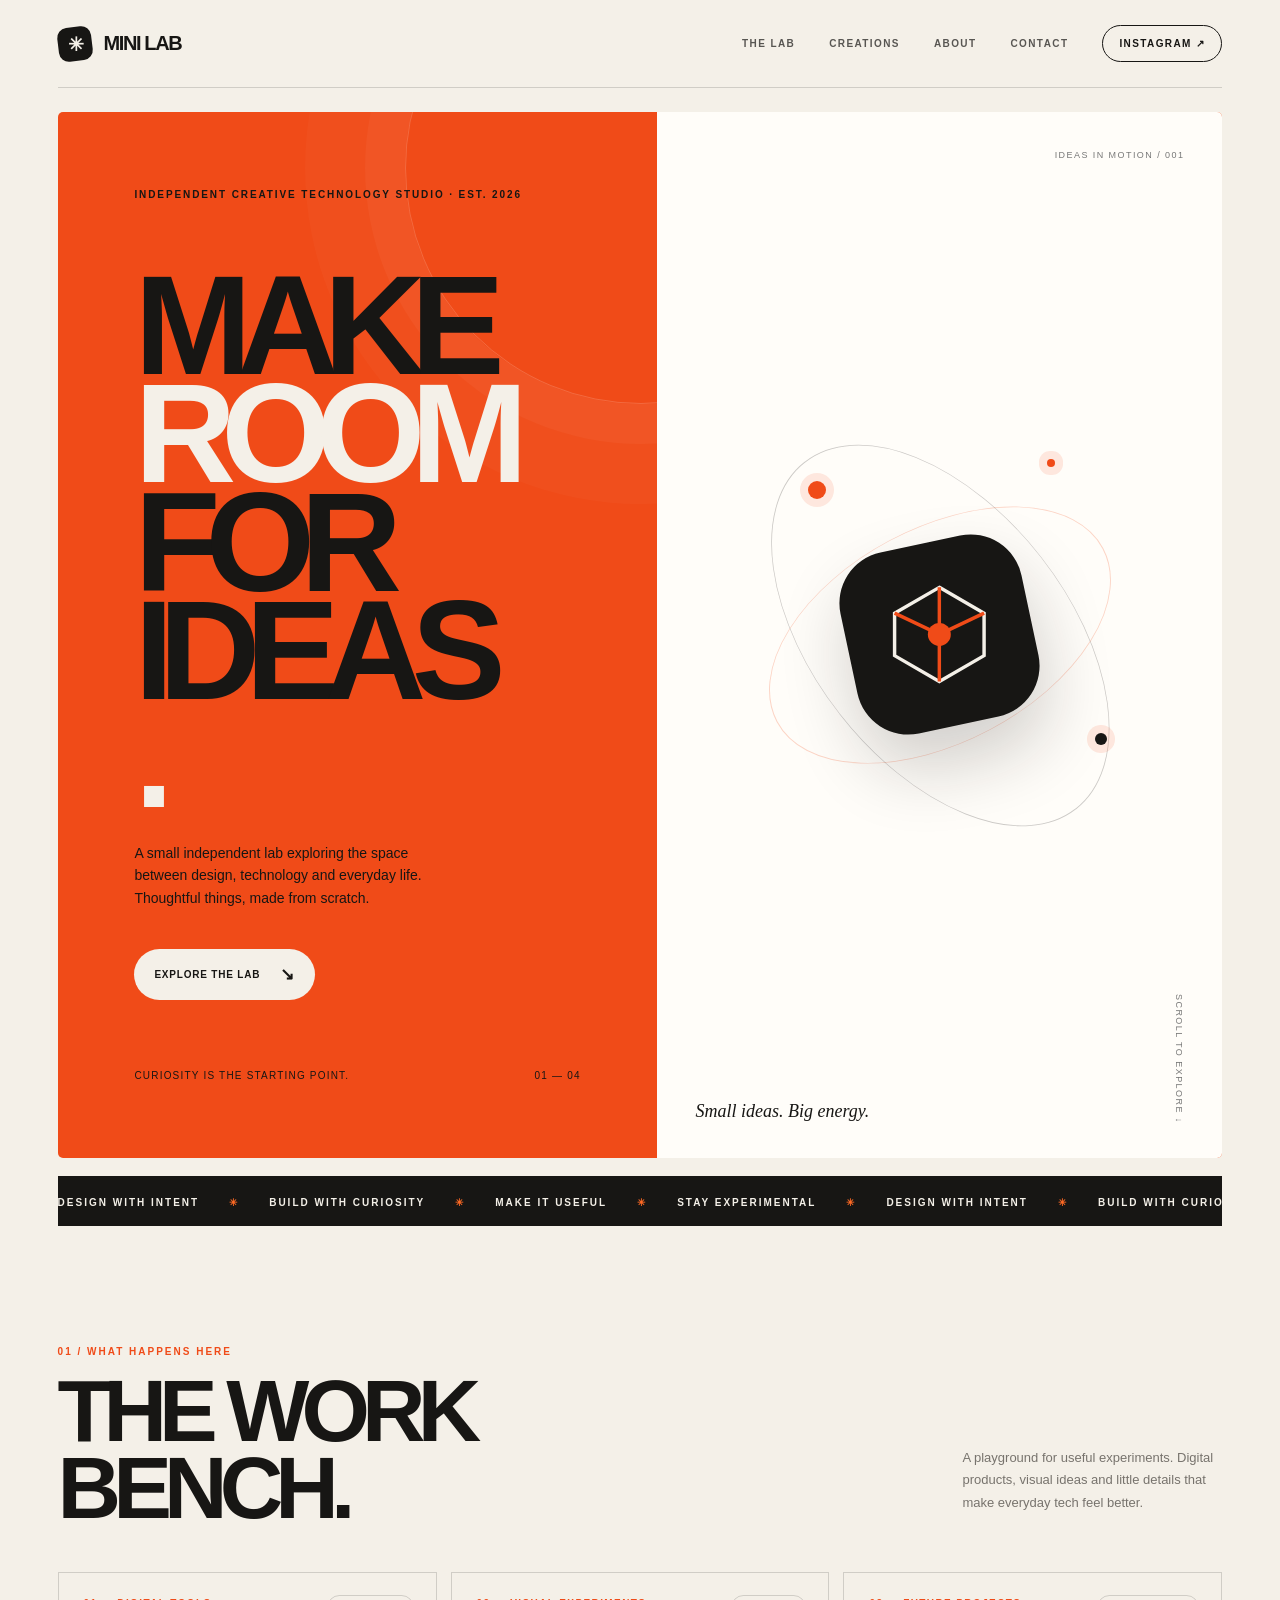
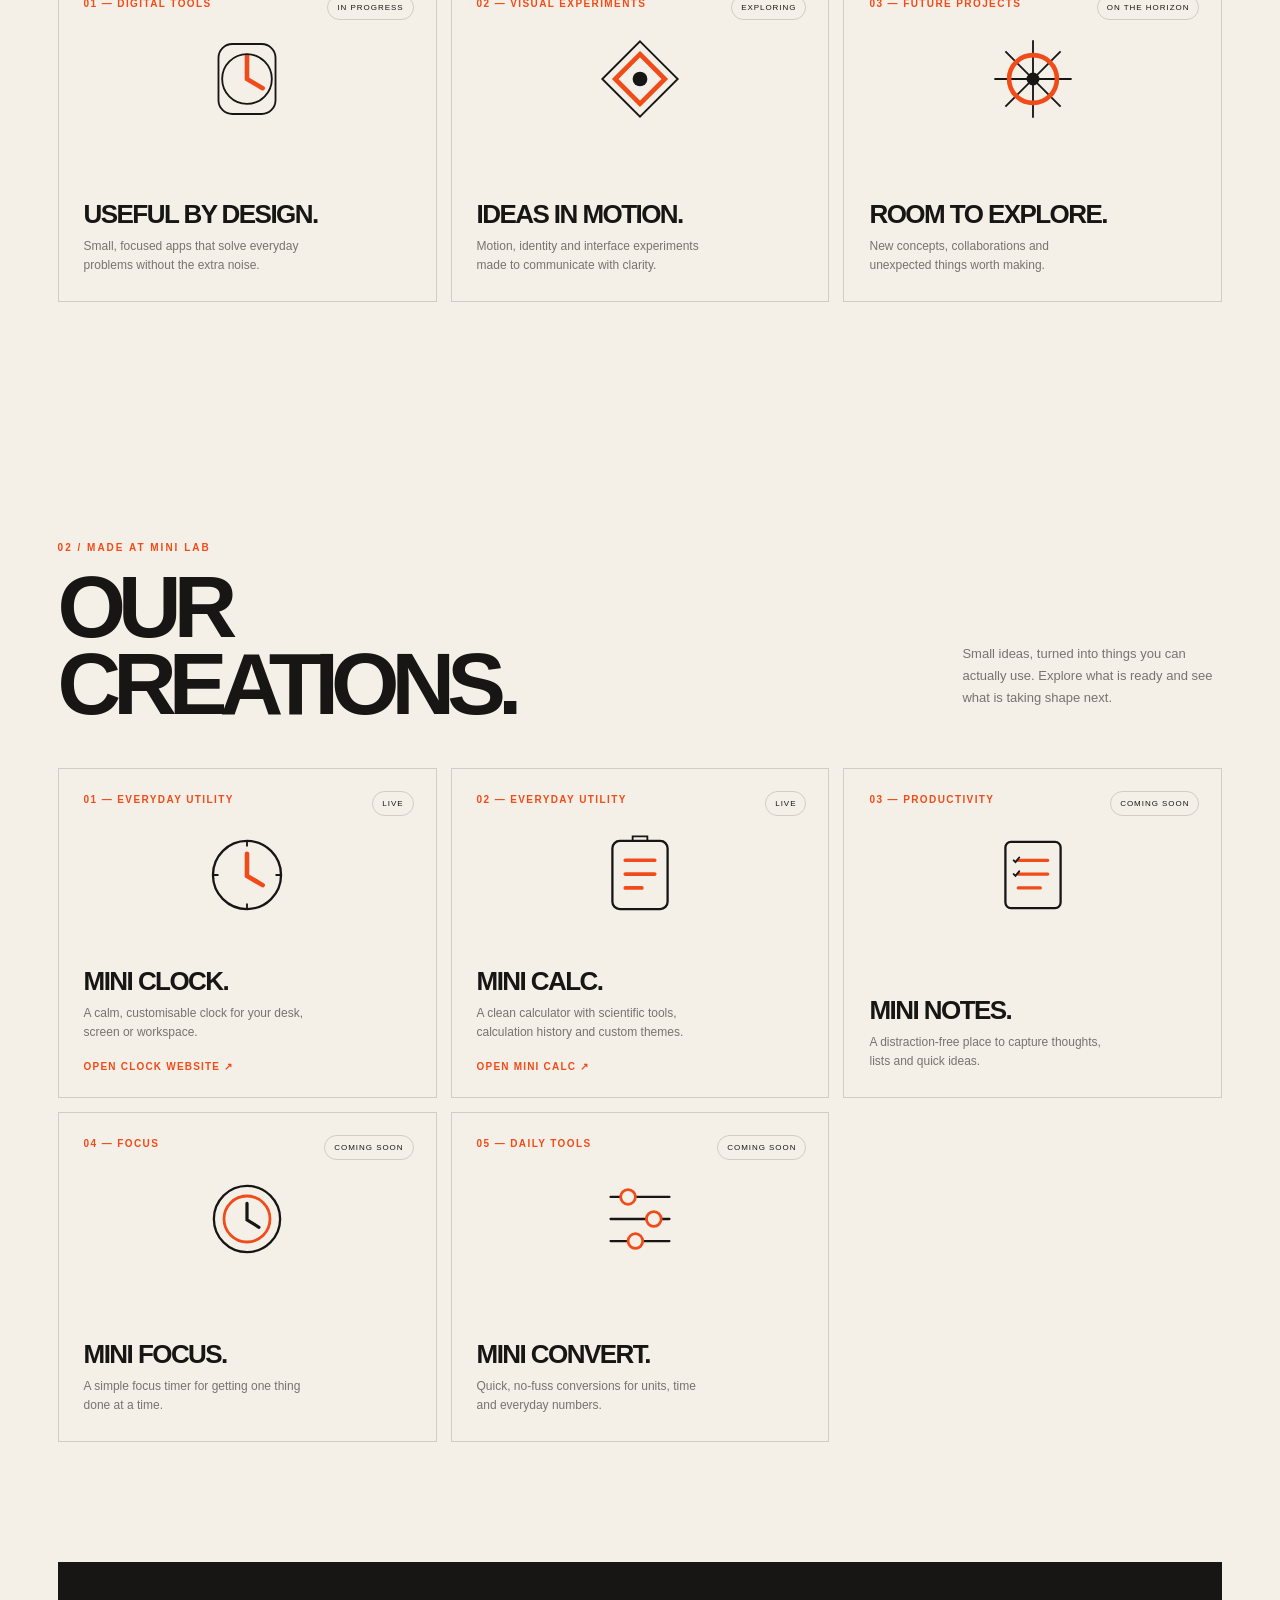
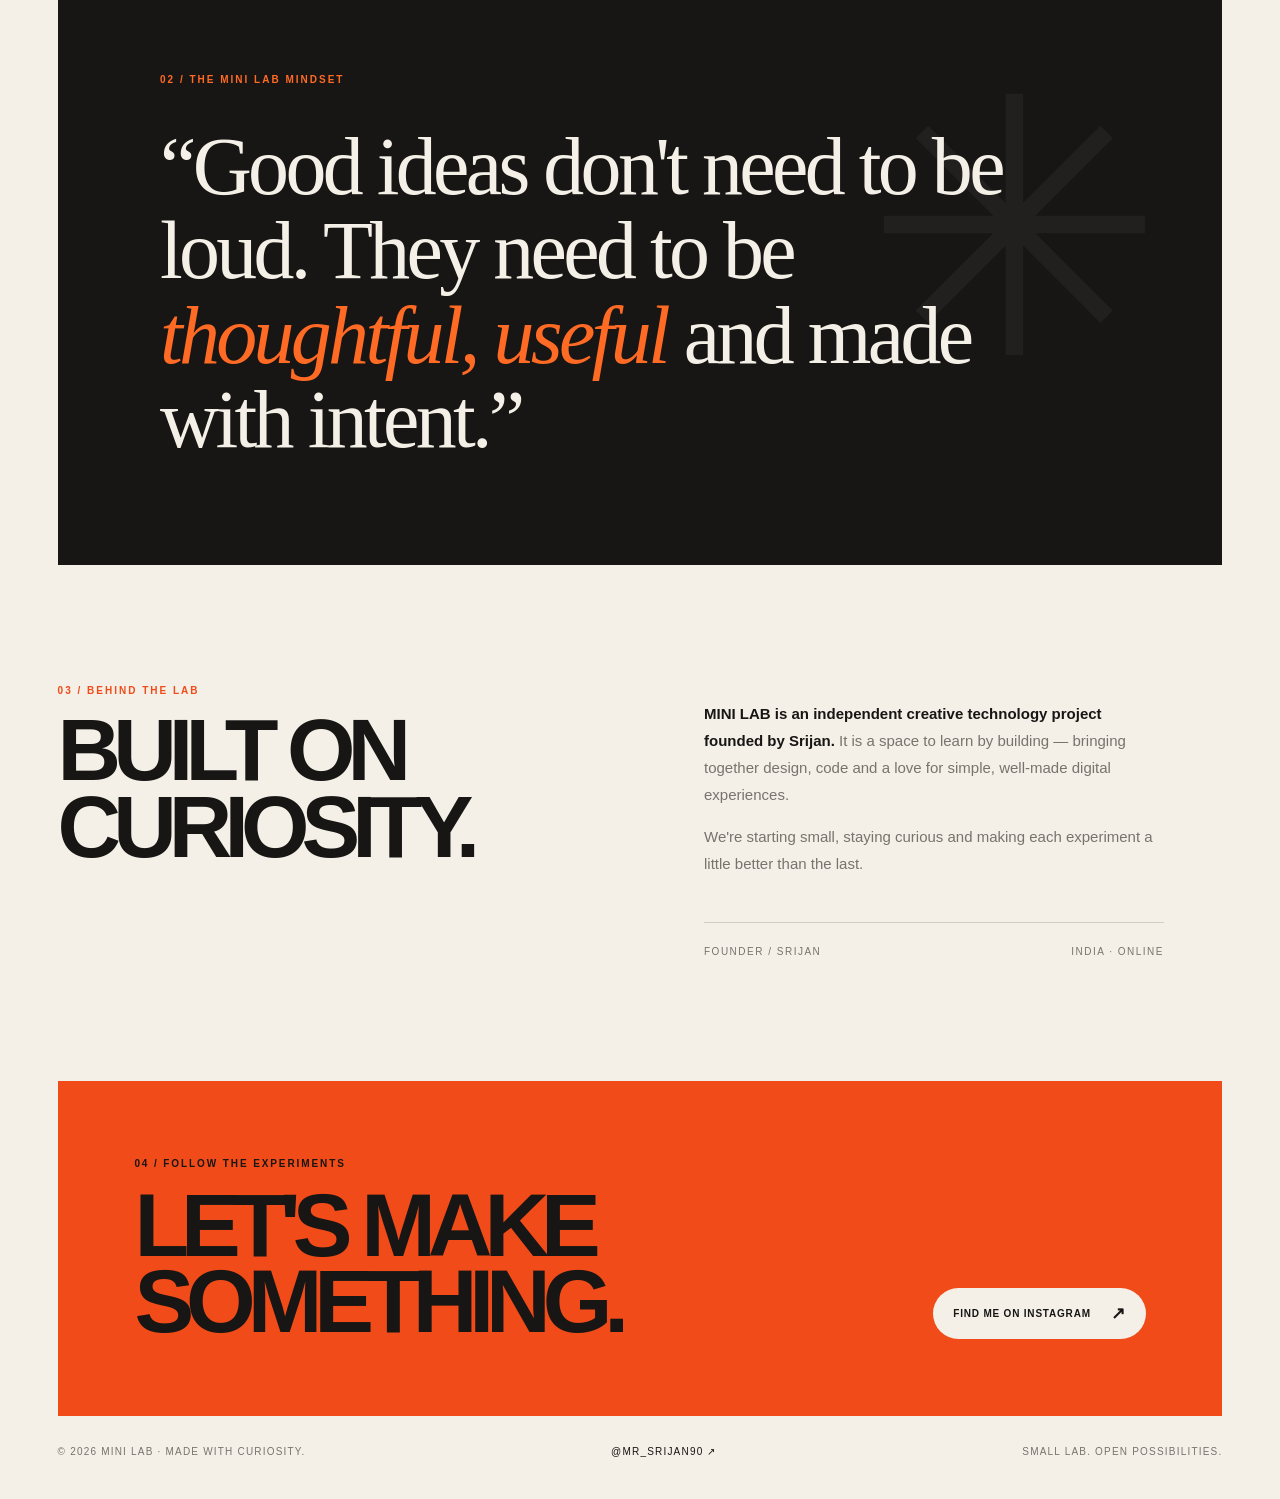
<file: index.html>
<!doctype html>
<html lang="en">
<head>
<meta charset="utf-8">
<meta name="viewport" content="width=device-width,initial-scale=1">
<meta name="theme-color" content="#f5f1e9">
<meta name="description" content="MINI LAB — an independent creative technology studio by Srijan. Small ideas, thoughtfully built.">
<title>MINI LAB — Make room for ideas.</title>
<style>
:root{--paper:#f4f0e8;--ink:#171614;--orange:#f04b18;--orange2:#ff6a24;--muted:#77736d;--line:rgba(23,22,20,.16);--serif:Georgia,'Times New Roman',serif}
*{box-sizing:border-box}html{scroll-behavior:smooth}body{margin:0;background:var(--paper);color:var(--ink);font-family:Arial,Helvetica,sans-serif}a{color:inherit;text-decoration:none}button{font:inherit}.shell{width:min(1440px,100%);margin:auto;padding:0 4.5vw}.topbar{height:88px;display:flex;align-items:center;justify-content:space-between;border-bottom:1px solid var(--line);position:relative;z-index:5}.brand{display:flex;align-items:center;gap:12px;font-weight:900;letter-spacing:-.07em;font-size:20px}.brandmark{width:34px;height:34px;display:grid;place-items:center;background:var(--ink);color:var(--paper);border-radius:10px;font-size:19px;transform:rotate(-7deg)}.brandmark span{transform:rotate(7deg)}.nav{display:flex;gap:34px;align-items:center;text-transform:uppercase;font-size:10px;letter-spacing:.14em;font-weight:700}.nav a{opacity:.7;transition:opacity .2s}.nav a:hover{opacity:1}.nav .ig{border:1px solid var(--ink);padding:12px 16px;border-radius:99px;opacity:1}.hero{display:grid;grid-template-columns:1.03fr .97fr;min-height:670px;margin-top:24px;overflow:hidden;border-radius:5px;background:var(--orange);position:relative}.hero-left{padding:clamp(34px,6vw,88px);display:flex;flex-direction:column;justify-content:space-between;position:relative;overflow:hidden}.hero-left:before{content:"";position:absolute;width:470px;height:470px;border:1px solid rgba(255,255,255,.17);border-radius:50%;right:-220px;top:-180px;box-shadow:0 0 0 40px rgba(255,255,255,.035),0 0 0 100px rgba(255,255,255,.025)}.eyebrow{text-transform:uppercase;letter-spacing:.19em;font-size:10px;font-weight:700;position:relative}.hero h1{font-size:clamp(70px,11vw,164px);line-height:.77;letter-spacing:-.105em;text-transform:uppercase;margin:72px 0 28px;font-weight:900;position:relative}.hero h1 span{display:block;color:var(--paper)}.hero-copy{max-width:300px;font-size:14px;line-height:1.6;position:relative}.pill{display:inline-flex;align-items:center;gap:20px;background:var(--paper);color:var(--ink);padding:15px 20px;border-radius:99px;font-size:10px;font-weight:800;letter-spacing:.08em;text-transform:uppercase;width:max-content;margin-top:26px;transition:transform .25s}.pill:hover{transform:translateY(-4px)}.pill b{font-size:17px}.hero-bottom{display:flex;align-items:center;justify-content:space-between;margin-top:70px;font-size:10px;text-transform:uppercase;letter-spacing:.12em}.hero-right{background:#fffdf9;position:relative;min-height:500px;display:grid;place-items:center;overflow:hidden}.right-label{position:absolute;top:38px;right:38px;font-size:9px;letter-spacing:.16em;text-transform:uppercase;color:#777}.orbit{width:min(78%,470px);aspect-ratio:1;position:relative;display:grid;place-items:center;animation:float 7s ease-in-out infinite}.orbit:before,.orbit:after{content:"";position:absolute;border:1px solid rgba(240,75,24,.23);border-radius:50%;inset:8%;transform:rotate(-28deg) scaleY(.58)}.orbit:after{inset:0;transform:rotate(52deg) scaleY(.58);border-color:rgba(23,22,20,.22)}.core{width:42%;aspect-ratio:1;background:var(--ink);border-radius:28%;display:grid;place-items:center;transform:rotate(-12deg);box-shadow:0 35px 70px rgba(23,22,20,.2);position:relative;z-index:2}.core svg{width:62%;height:62%;transform:rotate(12deg)}.orbit-dot{position:absolute;width:18px;height:18px;border-radius:50%;background:var(--orange);box-shadow:0 0 0 8px rgba(240,75,24,.12);z-index:3}.d1{top:15%;left:20%}.d2{right:12%;bottom:25%;width:12px;height:12px;background:var(--ink)}.d3{right:24%;top:10%;width:8px;height:8px}.symbol-caption{position:absolute;bottom:36px;left:38px;font-family:var(--serif);font-style:italic;font-size:18px}.scroll{position:absolute;bottom:34px;right:38px;font-size:9px;letter-spacing:.16em;text-transform:uppercase;writing-mode:vertical-rl;color:#777}.ticker{margin:18px 0 0;background:var(--ink);color:var(--paper);overflow:hidden;padding:16px 0;white-space:nowrap}.ticker-track{display:inline-flex;gap:30px;animation:marquee 28s linear infinite;font-size:10px;letter-spacing:.2em;text-transform:uppercase;font-weight:700}.ticker em{font-style:normal;color:var(--orange2)}.section{padding:120px 0}.section-top{display:flex;justify-content:space-between;align-items:end;gap:30px;margin-bottom:45px}.kicker{font-size:10px;letter-spacing:.2em;text-transform:uppercase;color:var(--orange);font-weight:800}.section h2{font-size:clamp(42px,7vw,88px);letter-spacing:-.09em;line-height:.88;text-transform:uppercase;margin:15px 0 0;max-width:720px}.section-intro{max-width:260px;color:var(--muted);font-size:13px;line-height:1.7}.work-grid{display:grid;grid-template-columns:repeat(3,1fr);gap:14px}.work{min-height:330px;border:1px solid var(--line);padding:25px;display:flex;flex-direction:column;position:relative;overflow:hidden;transition:background .3s,color .3s,transform .3s}.work:hover{background:var(--ink);color:var(--paper);transform:translateY(-5px)}.work-num{font-size:10px;letter-spacing:.14em;color:var(--orange);font-weight:800}.work-icon{height:140px;display:grid;place-items:center}.work-icon svg{width:92px;height:92px;transition:transform .5s}.work:hover .work-icon svg{transform:rotate(12deg) scale(1.12)}.work h3{font-size:26px;letter-spacing:-.06em;text-transform:uppercase;margin:auto 0 7px}.work p{font-size:12px;color:var(--muted);margin:0;max-width:240px;line-height:1.6}.work:hover p{color:#c5c0b8}.creation-link{display:inline-block;margin-top:18px;font-size:10px;letter-spacing:.12em;text-transform:uppercase;font-weight:800;color:var(--orange)}.creation-live:hover .creation-link{color:var(--orange2)}.creation-soon{cursor:default}.creation-soon:hover{transform:none;background:transparent;color:var(--ink)}.creation-soon:hover p{color:var(--muted)}.status{position:absolute;right:22px;top:22px;font-size:8px;letter-spacing:.12em;text-transform:uppercase;border:1px solid var(--line);border-radius:99px;padding:7px 9px}.manifesto{background:var(--ink);color:var(--paper);padding:clamp(45px,8vw,110px);position:relative;overflow:hidden}.manifesto:after{content:"✳";position:absolute;right:5%;top:10%;font-size:clamp(150px,28vw,360px);color:rgba(255,255,255,.045);animation:spin 38s linear infinite}.manifesto p{font-size:10px;letter-spacing:.2em;text-transform:uppercase;color:var(--orange2);font-weight:700}.manifesto blockquote{font-family:var(--serif);font-size:clamp(36px,6.4vw,82px);line-height:1.03;letter-spacing:-.045em;max-width:950px;margin:40px 0 0;position:relative;z-index:1}.manifesto blockquote span{color:var(--orange2);font-style:italic}.about-grid{display:grid;grid-template-columns:1fr 1fr;gap:10vw}.about-grid h2{max-width:520px}.about-text{align-self:end;max-width:460px;color:var(--muted);font-size:15px;line-height:1.8}.about-text strong{color:var(--ink)}.founder{margin-top:45px;padding-top:20px;border-top:1px solid var(--line);display:flex;justify-content:space-between;gap:20px;text-transform:uppercase;font-size:10px;letter-spacing:.15em}.contact{background:var(--orange);padding:clamp(35px,6vw,78px);display:flex;justify-content:space-between;align-items:end;gap:30px}.contact h2{font-size:clamp(42px,7vw,92px);letter-spacing:-.09em;line-height:.85;text-transform:uppercase;margin:18px 0 0;max-width:650px}.contact .pill{margin:0;white-space:nowrap}.footer{padding:30px 0 42px;display:flex;justify-content:space-between;gap:20px;align-items:center;font-size:10px;letter-spacing:.12em;text-transform:uppercase;color:var(--muted)}.footer a{color:var(--ink)}.reveal{opacity:0;transform:translateY(26px);transition:opacity .8s ease,transform .8s ease}.reveal.visible{opacity:1;transform:none}@keyframes float{0%,100%{transform:translateY(0) rotate(-3deg)}50%{transform:translateY(-16px) rotate(3deg)}}@keyframes spin{to{transform:rotate(360deg)}}@keyframes marquee{to{transform:translateX(-50%)}}@media(max-width:800px){.shell{padding:0 20px}.topbar{height:72px}.nav{gap:16px}.nav a:not(.ig){display:none}.hero{grid-template-columns:1fr}.hero-left{min-height:560px}.hero-right{min-height:410px}.hero h1{font-size:clamp(78px,17vw,130px)}.section{padding:82px 0}.section-top{display:block}.section-intro{margin-top:22px}.work-grid{grid-template-columns:1fr}.work{min-height:280px}.work-icon{height:110px}.about-grid{grid-template-columns:1fr;gap:30px}.contact{align-items:flex-start;flex-direction:column}.footer{flex-direction:column;align-items:flex-start}}@media(prefers-reduced-motion:reduce){*,*:before,*:after{animation-duration:.01ms!important;animation-iteration-count:1!important;scroll-behavior:auto!important;transition-duration:.01ms!important}.reveal{opacity:1;transform:none}}
</style>
</head>
<body>
<div class="shell">
<header class="topbar">
<a class="brand" href="#home"><span class="brandmark"><span>✳</span></span> MINI LAB</a>
<nav class="nav" aria-label="Main navigation"><a href="#work">The lab</a><a href="#creations">Creations</a><a href="#about">About</a><a href="#contact">Contact</a><a class="ig" href="https://instagram.com/mr_srijan90" target="_blank" rel="noopener">Instagram ↗</a></nav>
</header>
<main id="home">
<section class="hero">
<div class="hero-left">
<div class="eyebrow">Independent creative technology studio · Est. 2026</div>
<div><h1>MAKE<span>ROOM</span>FOR<br>IDEAS<span>.</span></h1><p class="hero-copy">A small independent lab exploring the space between design, technology and everyday life. Thoughtful things, made from scratch.</p><a class="pill" href="#work">Explore the lab <b>↘</b></a></div>
<div class="hero-bottom"><span>Curiosity is the starting point.</span><span>01 — 04</span></div>
</div>
<div class="hero-right">
<div class="right-label">Ideas in motion / 001</div>
<div class="orbit" aria-label="Animated abstract MINI LAB symbol">
<div class="orbit-dot d1"></div><div class="orbit-dot d2"></div><div class="orbit-dot d3"></div>
<div class="core"><svg viewBox="0 0 100 100" fill="none" aria-hidden="true"><path d="M50 9 89 31.5v37L50 91 11 68.5v-37L50 9Z" stroke="#F4F0E8" stroke-width="3"/><path d="m50 9 0 41m0 0 39-18.5M50 50 11 31.5M50 50v41" stroke="#F04B18" stroke-width="3"/><circle cx="50" cy="50" r="10" fill="#F04B18"/></svg></div>
</div>
<div class="symbol-caption">Small ideas. Big energy.</div><div class="scroll">Scroll to explore ↓</div>
</div>
</section>
<div class="ticker" aria-hidden="true"><div class="ticker-track"><span>DESIGN WITH INTENT</span><em>✳</em><span>BUILD WITH CURIOSITY</span><em>✳</em><span>MAKE IT USEFUL</span><em>✳</em><span>STAY EXPERIMENTAL</span><em>✳</em><span>DESIGN WITH INTENT</span><em>✳</em><span>BUILD WITH CURIOSITY</span><em>✳</em><span>MAKE IT USEFUL</span><em>✳</em><span>STAY EXPERIMENTAL</span><em>✳</em></div></div>
<section id="work" class="section reveal">
<div class="section-top"><div><div class="kicker">01 / What happens here</div><h2>THE WORK<br>BENCH.</h2></div><p class="section-intro">A playground for useful experiments. Digital products, visual ideas and little details that make everyday tech feel better.</p></div>
<div class="work-grid">
<a class="work" href="tools.html" aria-label="Explore Useful by Design"><span class="work-num">01 — DIGITAL TOOLS</span><span class="status">In progress</span><div class="work-icon"><svg viewBox="0 0 100 100" fill="none"><rect x="19" y="12" width="62" height="76" rx="15" stroke="currentColor" stroke-width="2"/><path d="M50 25v25l17 10" stroke="#F04B18" stroke-width="5" stroke-linecap="round"/><circle cx="50" cy="50" r="27" stroke="currentColor" stroke-width="2"/></svg></div><h3>Useful by design.</h3><p>Small, focused apps that solve everyday problems without the extra noise.</p></a>
<a class="work" href="motion.html" aria-label="Explore Ideas in Motion"><span class="work-num">02 — VISUAL EXPERIMENTS</span><span class="status">Exploring</span><div class="work-icon"><svg viewBox="0 0 100 100" fill="none"><path d="M50 9 91 50 50 91 9 50 50 9Z" stroke="currentColor" stroke-width="2"/><path d="M50 23 77 50 50 77 23 50 50 23Z" stroke="#F04B18" stroke-width="5"/><circle cx="50" cy="50" r="8" fill="currentColor"/></svg></div><h3>Ideas in motion.</h3><p>Motion, identity and interface experiments made to communicate with clarity.</p></a>
<a class="work" href="future.html" aria-label="Explore Room to Explore"><span class="work-num">03 — FUTURE PROJECTS</span><span class="status">On the horizon</span><div class="work-icon"><svg viewBox="0 0 100 100" fill="none"><path d="M50 8v84M8 50h84M20 20l60 60M80 20 20 80" stroke="currentColor" stroke-width="2"/><circle cx="50" cy="50" r="26" stroke="#F04B18" stroke-width="5"/><circle cx="50" cy="50" r="7" fill="currentColor"/></svg></div><h3>Room to explore.</h3><p>New concepts, collaborations and unexpected things worth making.</p></a>
</div>
</section>

<section id="creations" class="section reveal">
<div class="section-top"><div><div class="kicker">02 / Made at MINI LAB</div><h2>OUR<br>CREATIONS.</h2></div><p class="section-intro">Small ideas, turned into things you can actually use. Explore what is ready and see what is taking shape next.</p></div>
<div class="work-grid creations-grid">
<a class="work creation-live" href="https://srijan-90.github.io/mini-clock/" aria-label="Open MINI CLOCK website"><span class="work-num">01 — EVERYDAY UTILITY</span><span class="status">Live</span><div class="work-icon"><svg viewBox="0 0 100 100" fill="none" aria-hidden="true"><circle cx="50" cy="50" r="37" stroke="currentColor" stroke-width="2.5"/><path d="M50 27v24l17 10" stroke="#F04B18" stroke-width="5" stroke-linecap="round"/><path d="M50 13v6M87 50h-6M50 87v-6M13 50h6" stroke="currentColor" stroke-width="2"/></svg></div><h3>MINI CLOCK.</h3><p>A calm, customisable clock for your desk, screen or workspace.</p><span class="creation-link">Open clock website ↗</span></a>
<a class="work creation-live" href="https://srijan-90.github.io/mini-calci/" aria-label="Open MINI CALC website"><span class="work-num">02 — EVERYDAY UTILITY</span><span class="status">Live</span><div class="work-icon"><svg viewBox="0 0 100 100" fill="none" aria-hidden="true"><rect x="20" y="13" width="60" height="74" rx="8" stroke="currentColor" stroke-width="2.5"/><path d="M34 34h32M34 49h32M34 64h18" stroke="#F04B18" stroke-width="4" stroke-linecap="round"/><path d="M42 13v-5h16v5" stroke="currentColor" stroke-width="2"/></svg></div><h3>MINI CALC.</h3><p>A clean calculator with scientific tools, calculation history and custom themes.</p><span class="creation-link">Open MINI CALC ↗</span></a>
<article class="work creation-soon"><span class="work-num">03 — PRODUCTIVITY</span><span class="status">Coming soon</span><div class="work-icon"><svg viewBox="0 0 100 100" fill="none" aria-hidden="true"><rect x="20" y="14" width="60" height="72" rx="6" stroke="currentColor" stroke-width="2.5"/><path d="M34 34h32M34 49h32M34 64h24" stroke="#F04B18" stroke-width="3.5" stroke-linecap="round"/><path d="m29 34 2 2 4-5M29 49l2 2 4-5" stroke="currentColor" stroke-width="2" stroke-linecap="round"/></svg></div><h3>MINI NOTES.</h3><p>A distraction-free place to capture thoughts, lists and quick ideas.</p></article>
<article class="work creation-soon"><span class="work-num">04 — FOCUS</span><span class="status">Coming soon</span><div class="work-icon"><svg viewBox="0 0 100 100" fill="none" aria-hidden="true"><circle cx="50" cy="50" r="36" stroke="currentColor" stroke-width="2.5"/><circle cx="50" cy="50" r="25" stroke="#F04B18" stroke-width="3"/><path d="M50 33v18l13 8" stroke="currentColor" stroke-width="3.5" stroke-linecap="round"/></svg></div><h3>MINI FOCUS.</h3><p>A simple focus timer for getting one thing done at a time.</p></article>
<article class="work creation-soon"><span class="work-num">05 — DAILY TOOLS</span><span class="status">Coming soon</span><div class="work-icon"><svg viewBox="0 0 100 100" fill="none" aria-hidden="true"><path d="M18 26h64M18 50h64M18 74h64" stroke="currentColor" stroke-width="2.5" stroke-linecap="round"/><circle cx="37" cy="26" r="8" fill="var(--paper)" stroke="#F04B18" stroke-width="3"/><circle cx="65" cy="50" r="8" fill="var(--paper)" stroke="#F04B18" stroke-width="3"/><circle cx="45" cy="74" r="8" fill="var(--paper)" stroke="#F04B18" stroke-width="3"/></svg></div><h3>MINI CONVERT.</h3><p>Quick, no-fuss conversions for units, time and everyday numbers.</p></article>
</div>
</section>
<section class="manifesto reveal"><p>02 / The MINI LAB mindset</p><blockquote>“Good ideas don't need to be loud. They need to be <span>thoughtful, useful</span> and made with intent.”</blockquote></section>
<section id="about" class="section reveal"><div class="about-grid"><div><div class="kicker">03 / Behind the lab</div><h2>BUILT ON<br>CURIOSITY.</h2></div><div class="about-text"><p><strong>MINI LAB is an independent creative technology project founded by Srijan.</strong> It is a space to learn by building — bringing together design, code and a love for simple, well-made digital experiences.</p><p>We're starting small, staying curious and making each experiment a little better than the last.</p><div class="founder"><span>Founder / Srijan</span><span>India · Online</span></div></div></div></section>
<section id="contact" class="contact reveal"><div><div class="eyebrow">04 / Follow the experiments</div><h2>LET'S MAKE<br>SOMETHING.</h2></div><a class="pill" href="https://instagram.com/mr_srijan90" target="_blank" rel="noopener">Find me on Instagram <b>↗</b></a></section>
</main>
<footer class="footer"><span>© <span id="year"></span> MINI LAB · Made with curiosity.</span><a href="https://instagram.com/mr_srijan90" target="_blank" rel="noopener">@mr_srijan90 ↗</a><span>Small lab. Open possibilities.</span></footer>
</div>
<script>
document.getElementById('year').textContent=new Date().getFullYear();
const observer=new IntersectionObserver(entries=>entries.forEach(entry=>{if(entry.isIntersecting){entry.target.classList.add('visible');observer.unobserve(entry.target)}}),{threshold:.12});
document.querySelectorAll('.reveal').forEach(el=>observer.observe(el));
</script>
</body>
</html>
</file>
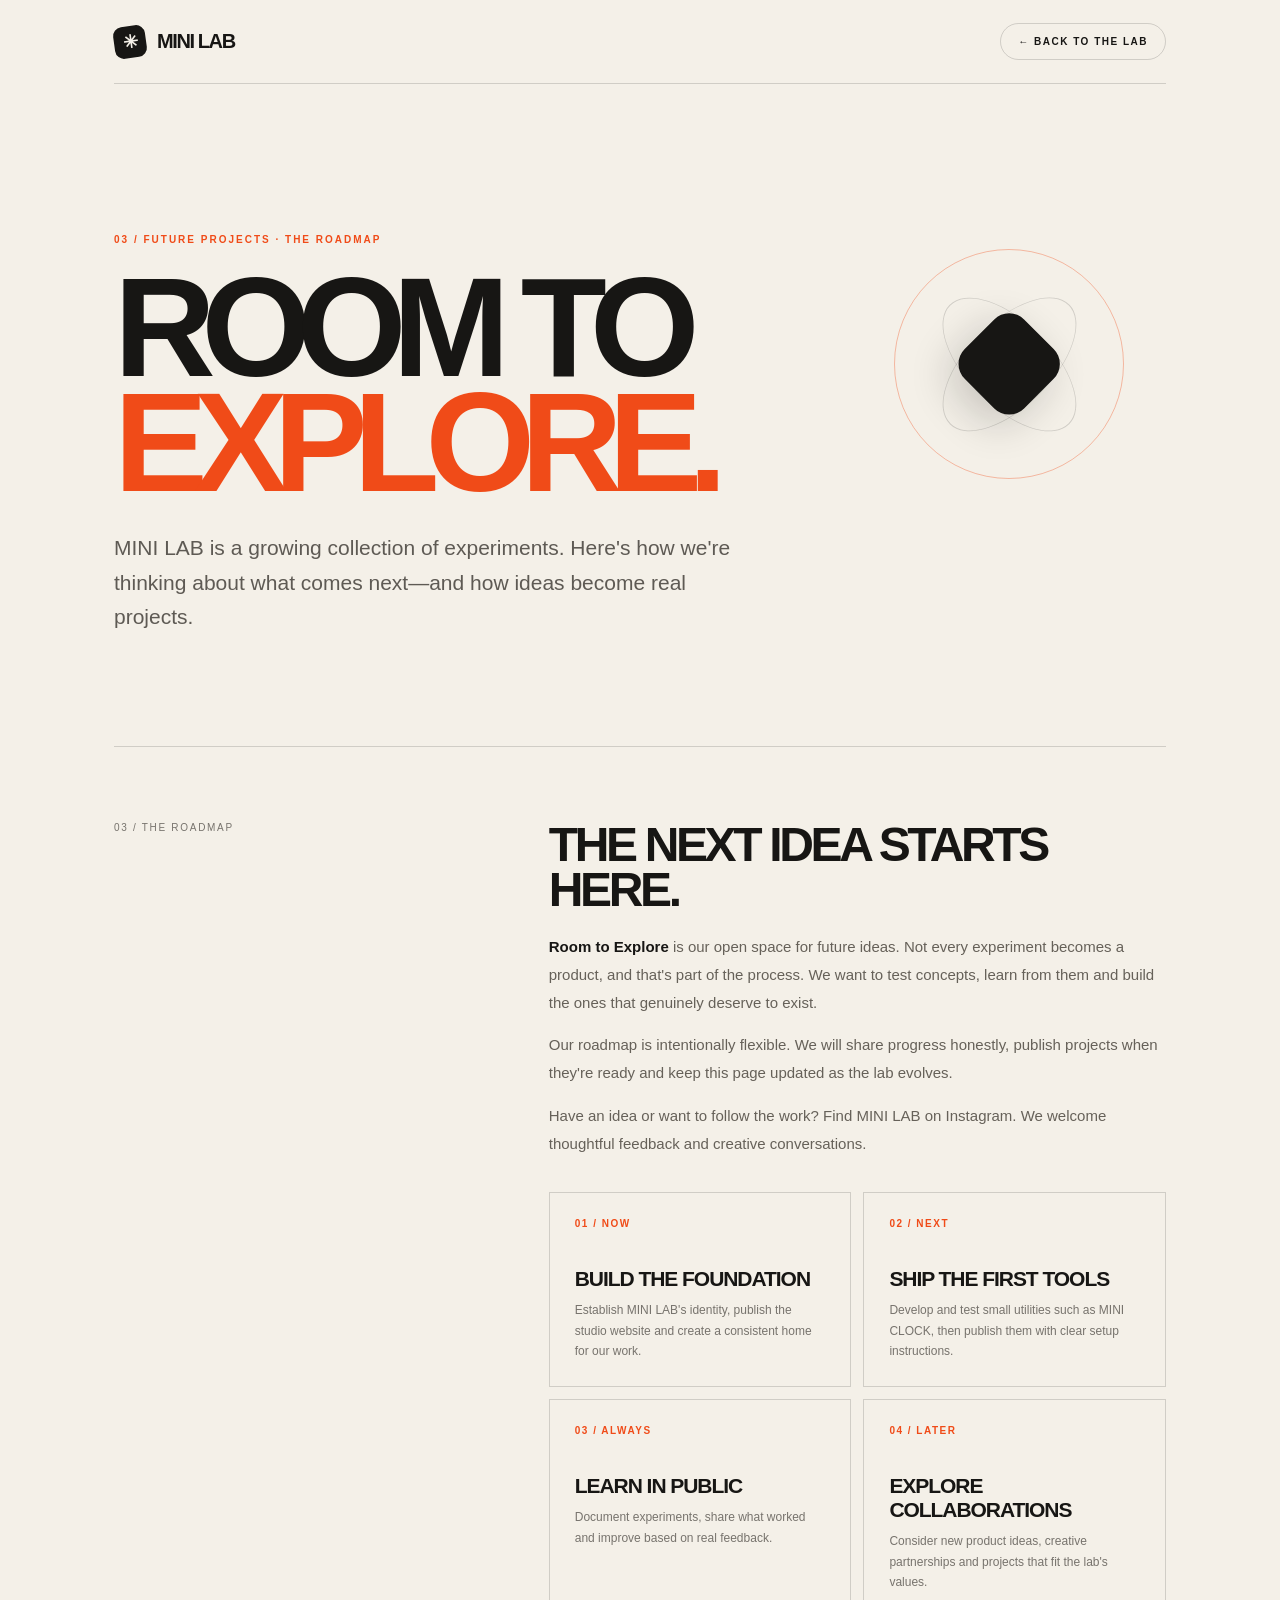
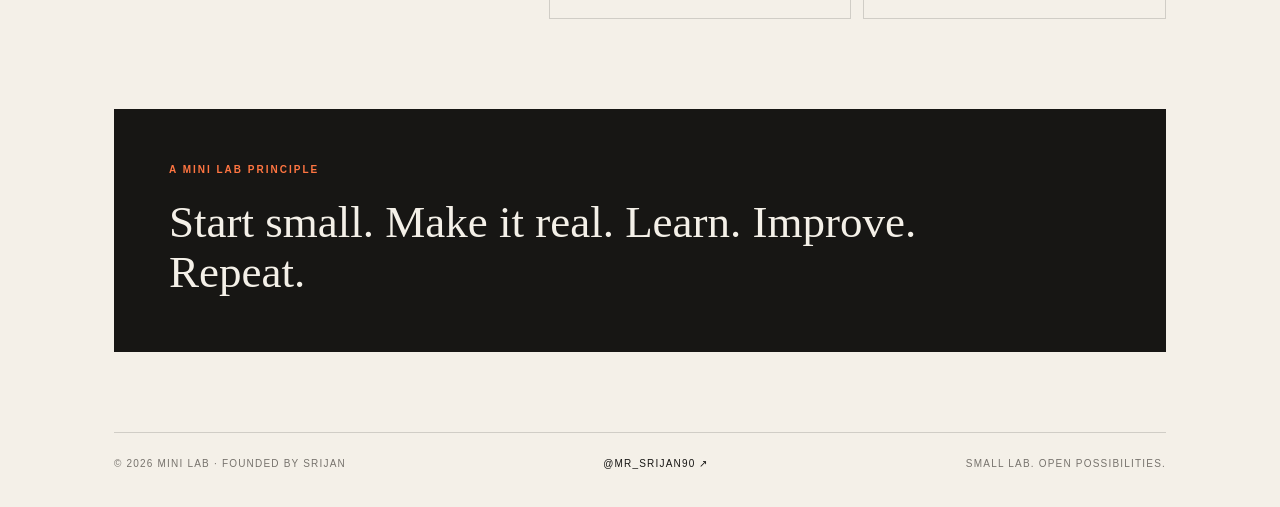
<file: future.html>
<!doctype html>
<html lang="en"><head><meta charset="utf-8"><meta name="viewport" content="width=device-width,initial-scale=1"><meta name="theme-color" content="#f4f0e8"><meta name="description" content="Room to Explore — MINI LAB by Srijan."><title>Room to Explore — MINI LAB</title><style>
:root{--paper:#f4f0e8;--ink:#171614;--orange:#f04b18;--muted:#77736d;--line:rgba(23,22,20,.16);--serif:Georgia,serif}
*{box-sizing:border-box}html{scroll-behavior:smooth}body{margin:0;background:var(--paper);color:var(--ink);font-family:Arial,Helvetica,sans-serif}a{color:inherit;text-decoration:none}.shell{width:min(1180px,100%);margin:auto;padding:0 5vw}.top{height:84px;display:flex;align-items:center;justify-content:space-between;border-bottom:1px solid var(--line)}.brand{font-size:20px;font-weight:900;letter-spacing:-.07em;display:flex;gap:11px;align-items:center}.mark{width:32px;height:32px;display:grid;place-items:center;background:var(--ink);color:var(--paper);border-radius:9px;font-size:18px;transform:rotate(-8deg)}.back{font-size:10px;letter-spacing:.15em;text-transform:uppercase;font-weight:800;border:1px solid var(--line);padding:12px 17px;border-radius:99px}.eyebrow{font-size:10px;letter-spacing:.2em;text-transform:uppercase;color:var(--orange);font-weight:800}.hero{padding:clamp(75px,12vw,150px) 0 90px;position:relative;border-bottom:1px solid var(--line)}h1{font-size:clamp(58px,11vw,142px);line-height:.82;letter-spacing:-.1em;text-transform:uppercase;max-width:950px;margin:25px 0 30px}h1 span{color:var(--orange)}.lead{font-size:clamp(16px,2vw,21px);line-height:1.65;max-width:650px;color:#5e5a54}.orb{position:absolute;right:4%;top:25%;width:clamp(110px,19vw,230px);aspect-ratio:1;border:1px solid rgba(240,75,24,.35);border-radius:50%;display:grid;place-items:center;animation:float 7s ease-in-out infinite}.orb:before,.orb:after{content:"";position:absolute;inset:13%;border:1px solid var(--line);border-radius:50%;transform:rotate(45deg) scaleY(.5)}.orb:after{transform:rotate(-45deg) scaleY(.5)}.orb b{width:37%;aspect-ratio:1;background:var(--ink);border-radius:25%;display:block;transform:rotate(45deg);box-shadow:0 15px 40px #17161430}.content{padding:75px 0;display:grid;grid-template-columns:.7fr 1.3fr;gap:8vw}.side{font-size:10px;letter-spacing:.17em;text-transform:uppercase;color:var(--muted)}h2{font-size:clamp(30px,4vw,48px);letter-spacing:-.07em;text-transform:uppercase;line-height:.95;margin:0 0 20px}.copy{font-size:15px;line-height:1.85;color:#666159;max-width:700px}.copy strong{color:var(--ink)}.grid{display:grid;grid-template-columns:repeat(2,1fr);gap:12px;margin-top:35px}.tile{border:1px solid var(--line);padding:25px;min-height:190px}.num{color:var(--orange);font-size:10px;letter-spacing:.15em;font-weight:800}.tile h3{font-size:21px;letter-spacing:-.05em;text-transform:uppercase;margin:38px 0 9px}.tile p{font-size:12px;line-height:1.7;color:var(--muted);margin:0}.note{margin:15px 0 80px;padding:clamp(28px,5vw,55px);background:var(--ink);color:var(--paper)}.note .eyebrow{color:#ff7541}.note p{font:clamp(25px,4vw,45px)/1.12 Georgia,serif;max-width:800px;margin:22px 0 0}.footer{padding:25px 0 38px;border-top:1px solid var(--line);display:flex;justify-content:space-between;gap:15px;flex-wrap:wrap;color:var(--muted);font-size:10px;letter-spacing:.12em;text-transform:uppercase}.footer a{color:var(--ink)}@keyframes float{50%{transform:translateY(-14px) rotate(8deg)}}@media(max-width:700px){.orb{opacity:.35;right:2%;top:18%}.content{grid-template-columns:1fr;gap:20px}.grid{grid-template-columns:1fr}.hero{padding-top:85px}.footer{flex-direction:column}}</style></head>
<body>
<div class="shell"><header class="top"><a class="brand" href="index.html"><span class="mark">✳</span> MINI LAB</a><a class="back" href="index.html#work">← Back to the lab</a></header>
<main><section class="hero"><div class="eyebrow">03 / Future projects · The roadmap</div><h1>ROOM TO<br><span>EXPLORE.</span></h1><p class="lead">MINI LAB is a growing collection of experiments. Here's how we're thinking about what comes next—and how ideas become real projects.</p><div class="orb" aria-hidden="true"><b></b></div></section>
<section class="content"><div class="side">03 / The roadmap</div><div><h2>The next idea starts here.</h2><div class="copy"><p><strong>Room to Explore</strong> is our open space for future ideas. Not every experiment becomes a product, and that's part of the process. We want to test concepts, learn from them and build the ones that genuinely deserve to exist.</p><p>Our roadmap is intentionally flexible. We will share progress honestly, publish projects when they're ready and keep this page updated as the lab evolves.</p><p>Have an idea or want to follow the work? Find MINI LAB on Instagram. We welcome thoughtful feedback and creative conversations.</p></div><div class="grid"><article class="tile"><div class="num">01 / NOW</div><h3>Build the foundation</h3><p>Establish MINI LAB's identity, publish the studio website and create a consistent home for our work.</p></article><article class="tile"><div class="num">02 / NEXT</div><h3>Ship the first tools</h3><p>Develop and test small utilities such as MINI CLOCK, then publish them with clear setup instructions.</p></article><article class="tile"><div class="num">03 / ALWAYS</div><h3>Learn in public</h3><p>Document experiments, share what worked and improve based on real feedback.</p></article><article class="tile"><div class="num">04 / LATER</div><h3>Explore collaborations</h3><p>Consider new product ideas, creative partnerships and projects that fit the lab's values.</p></article></div></div></section>
<section class="note"><div class="eyebrow">A MINI LAB principle</div><p>Start small. Make it real. Learn. Improve. Repeat.</p></section></main>
<footer class="footer"><span>© 2026 MINI LAB · Founded by Srijan</span><a href="https://instagram.com/mr_srijan90" target="_blank" rel="noopener">@mr_srijan90 ↗</a><span>Small lab. Open possibilities.</span></footer></div></body></html>
</file>
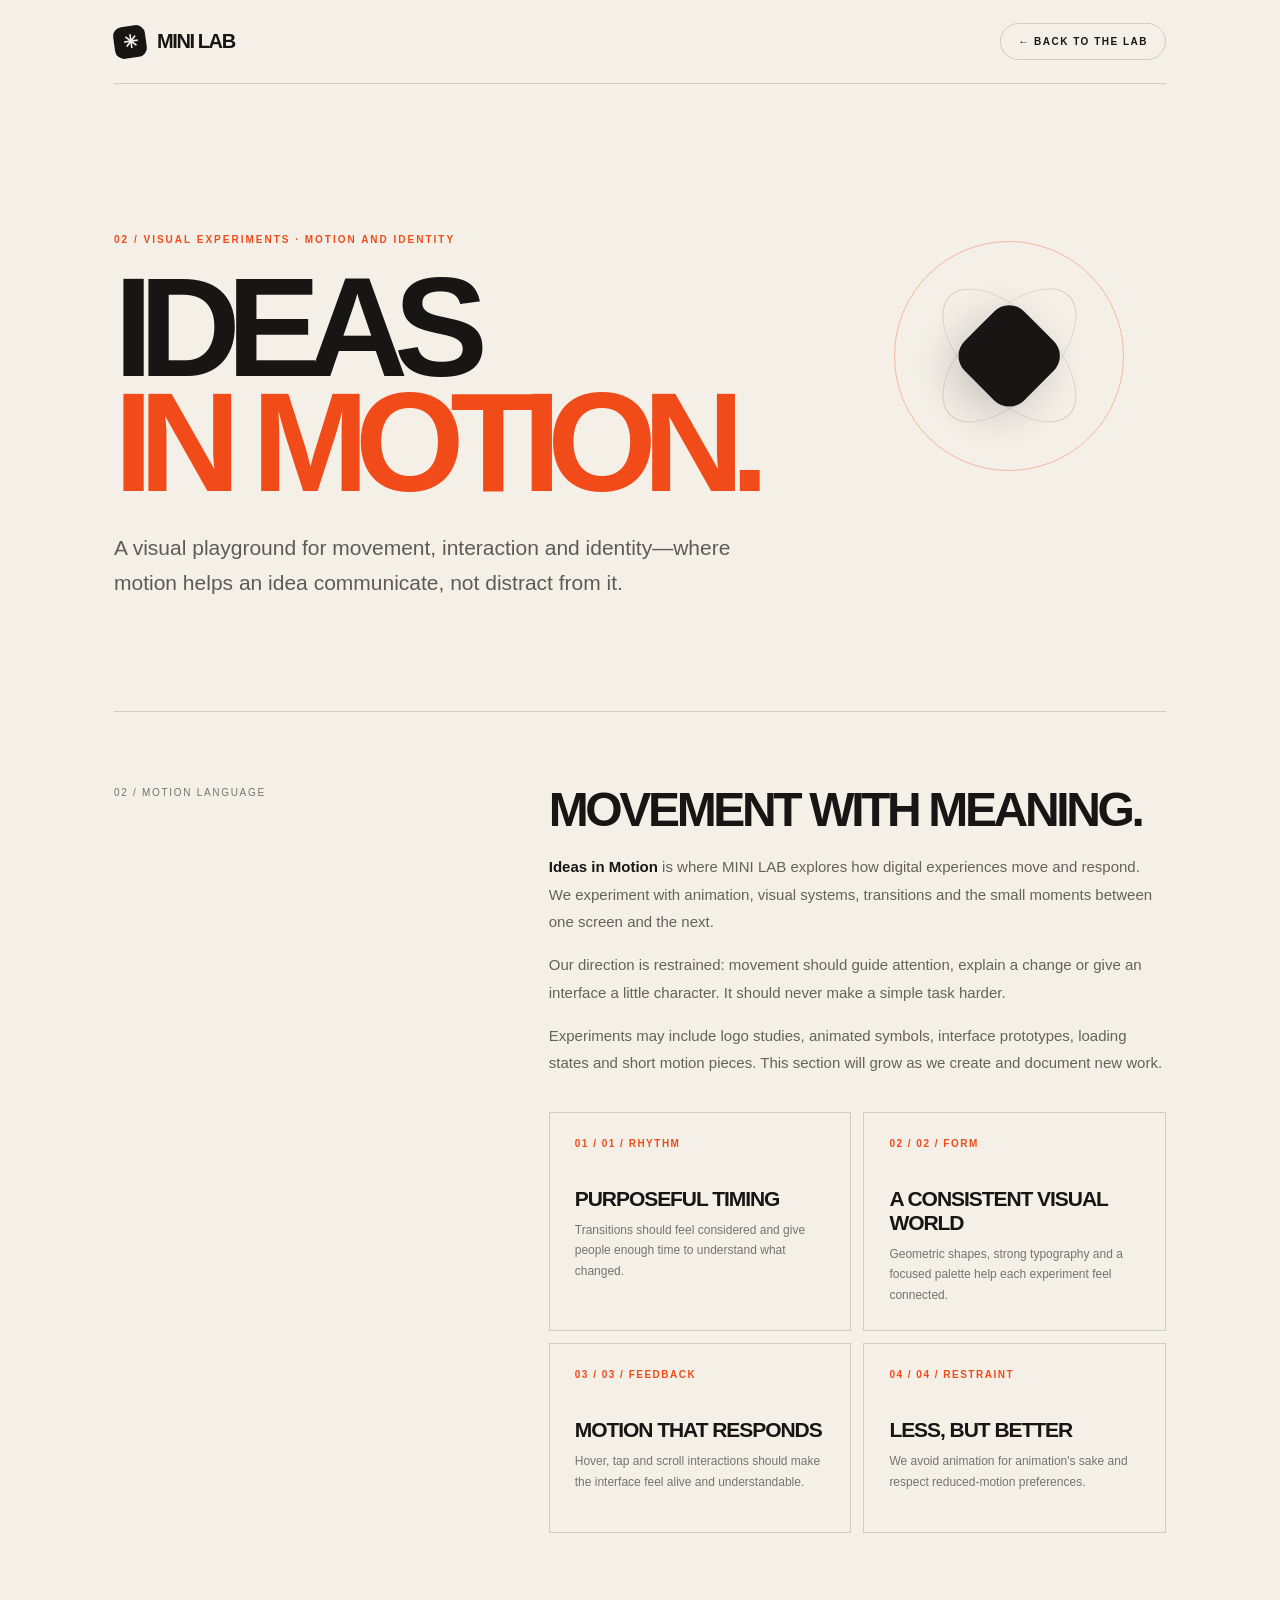
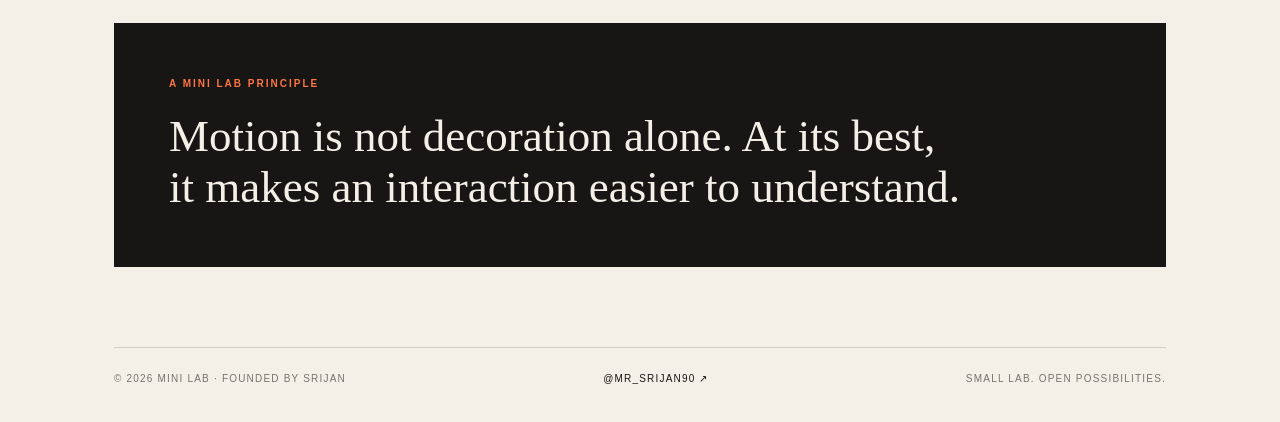
<file: motion.html>
<!doctype html>
<html lang="en"><head><meta charset="utf-8"><meta name="viewport" content="width=device-width,initial-scale=1"><meta name="theme-color" content="#f4f0e8"><meta name="description" content="Ideas in Motion — MINI LAB by Srijan."><title>Ideas in Motion — MINI LAB</title><style>
:root{--paper:#f4f0e8;--ink:#171614;--orange:#f04b18;--muted:#77736d;--line:rgba(23,22,20,.16);--serif:Georgia,serif}
*{box-sizing:border-box}html{scroll-behavior:smooth}body{margin:0;background:var(--paper);color:var(--ink);font-family:Arial,Helvetica,sans-serif}a{color:inherit;text-decoration:none}.shell{width:min(1180px,100%);margin:auto;padding:0 5vw}.top{height:84px;display:flex;align-items:center;justify-content:space-between;border-bottom:1px solid var(--line)}.brand{font-size:20px;font-weight:900;letter-spacing:-.07em;display:flex;gap:11px;align-items:center}.mark{width:32px;height:32px;display:grid;place-items:center;background:var(--ink);color:var(--paper);border-radius:9px;font-size:18px;transform:rotate(-8deg)}.back{font-size:10px;letter-spacing:.15em;text-transform:uppercase;font-weight:800;border:1px solid var(--line);padding:12px 17px;border-radius:99px}.eyebrow{font-size:10px;letter-spacing:.2em;text-transform:uppercase;color:var(--orange);font-weight:800}.hero{padding:clamp(75px,12vw,150px) 0 90px;position:relative;border-bottom:1px solid var(--line)}h1{font-size:clamp(58px,11vw,142px);line-height:.82;letter-spacing:-.1em;text-transform:uppercase;max-width:950px;margin:25px 0 30px}h1 span{color:var(--orange)}.lead{font-size:clamp(16px,2vw,21px);line-height:1.65;max-width:650px;color:#5e5a54}.orb{position:absolute;right:4%;top:25%;width:clamp(110px,19vw,230px);aspect-ratio:1;border:1px solid rgba(240,75,24,.35);border-radius:50%;display:grid;place-items:center;animation:float 7s ease-in-out infinite}.orb:before,.orb:after{content:"";position:absolute;inset:13%;border:1px solid var(--line);border-radius:50%;transform:rotate(45deg) scaleY(.5)}.orb:after{transform:rotate(-45deg) scaleY(.5)}.orb b{width:37%;aspect-ratio:1;background:var(--ink);border-radius:25%;display:block;transform:rotate(45deg);box-shadow:0 15px 40px #17161430}.content{padding:75px 0;display:grid;grid-template-columns:.7fr 1.3fr;gap:8vw}.side{font-size:10px;letter-spacing:.17em;text-transform:uppercase;color:var(--muted)}h2{font-size:clamp(30px,4vw,48px);letter-spacing:-.07em;text-transform:uppercase;line-height:.95;margin:0 0 20px}.copy{font-size:15px;line-height:1.85;color:#666159;max-width:700px}.copy strong{color:var(--ink)}.grid{display:grid;grid-template-columns:repeat(2,1fr);gap:12px;margin-top:35px}.tile{border:1px solid var(--line);padding:25px;min-height:190px}.num{color:var(--orange);font-size:10px;letter-spacing:.15em;font-weight:800}.tile h3{font-size:21px;letter-spacing:-.05em;text-transform:uppercase;margin:38px 0 9px}.tile p{font-size:12px;line-height:1.7;color:var(--muted);margin:0}.note{margin:15px 0 80px;padding:clamp(28px,5vw,55px);background:var(--ink);color:var(--paper)}.note .eyebrow{color:#ff7541}.note p{font:clamp(25px,4vw,45px)/1.12 Georgia,serif;max-width:800px;margin:22px 0 0}.footer{padding:25px 0 38px;border-top:1px solid var(--line);display:flex;justify-content:space-between;gap:15px;flex-wrap:wrap;color:var(--muted);font-size:10px;letter-spacing:.12em;text-transform:uppercase}.footer a{color:var(--ink)}@keyframes float{50%{transform:translateY(-14px) rotate(8deg)}}@media(max-width:700px){.orb{opacity:.35;right:2%;top:18%}.content{grid-template-columns:1fr;gap:20px}.grid{grid-template-columns:1fr}.hero{padding-top:85px}.footer{flex-direction:column}}</style></head>
<body>
<div class="shell"><header class="top"><a class="brand" href="index.html"><span class="mark">✳</span> MINI LAB</a><a class="back" href="index.html#work">← Back to the lab</a></header>
<main><section class="hero"><div class="eyebrow">02 / Visual experiments · Motion and identity</div><h1>IDEAS<br><span>IN MOTION.</span></h1><p class="lead">A visual playground for movement, interaction and identity—where motion helps an idea communicate, not distract from it.</p><div class="orb" aria-hidden="true"><b></b></div></section>
<section class="content"><div class="side">02 / Motion language</div><div><h2>Movement with meaning.</h2><div class="copy"><p><strong>Ideas in Motion</strong> is where MINI LAB explores how digital experiences move and respond. We experiment with animation, visual systems, transitions and the small moments between one screen and the next.</p><p>Our direction is restrained: movement should guide attention, explain a change or give an interface a little character. It should never make a simple task harder.</p><p>Experiments may include logo studies, animated symbols, interface prototypes, loading states and short motion pieces. This section will grow as we create and document new work.</p></div><div class="grid"><article class="tile"><div class="num">01 / 01 / RHYTHM</div><h3>Purposeful timing</h3><p>Transitions should feel considered and give people enough time to understand what changed.</p></article><article class="tile"><div class="num">02 / 02 / FORM</div><h3>A consistent visual world</h3><p>Geometric shapes, strong typography and a focused palette help each experiment feel connected.</p></article><article class="tile"><div class="num">03 / 03 / FEEDBACK</div><h3>Motion that responds</h3><p>Hover, tap and scroll interactions should make the interface feel alive and understandable.</p></article><article class="tile"><div class="num">04 / 04 / RESTRAINT</div><h3>Less, but better</h3><p>We avoid animation for animation's sake and respect reduced-motion preferences.</p></article></div></div></section>
<section class="note"><div class="eyebrow">A MINI LAB principle</div><p>Motion is not decoration alone. At its best, it makes an interaction easier to understand.</p></section></main>
<footer class="footer"><span>© 2026 MINI LAB · Founded by Srijan</span><a href="https://instagram.com/mr_srijan90" target="_blank" rel="noopener">@mr_srijan90 ↗</a><span>Small lab. Open possibilities.</span></footer></div></body></html>
</file>
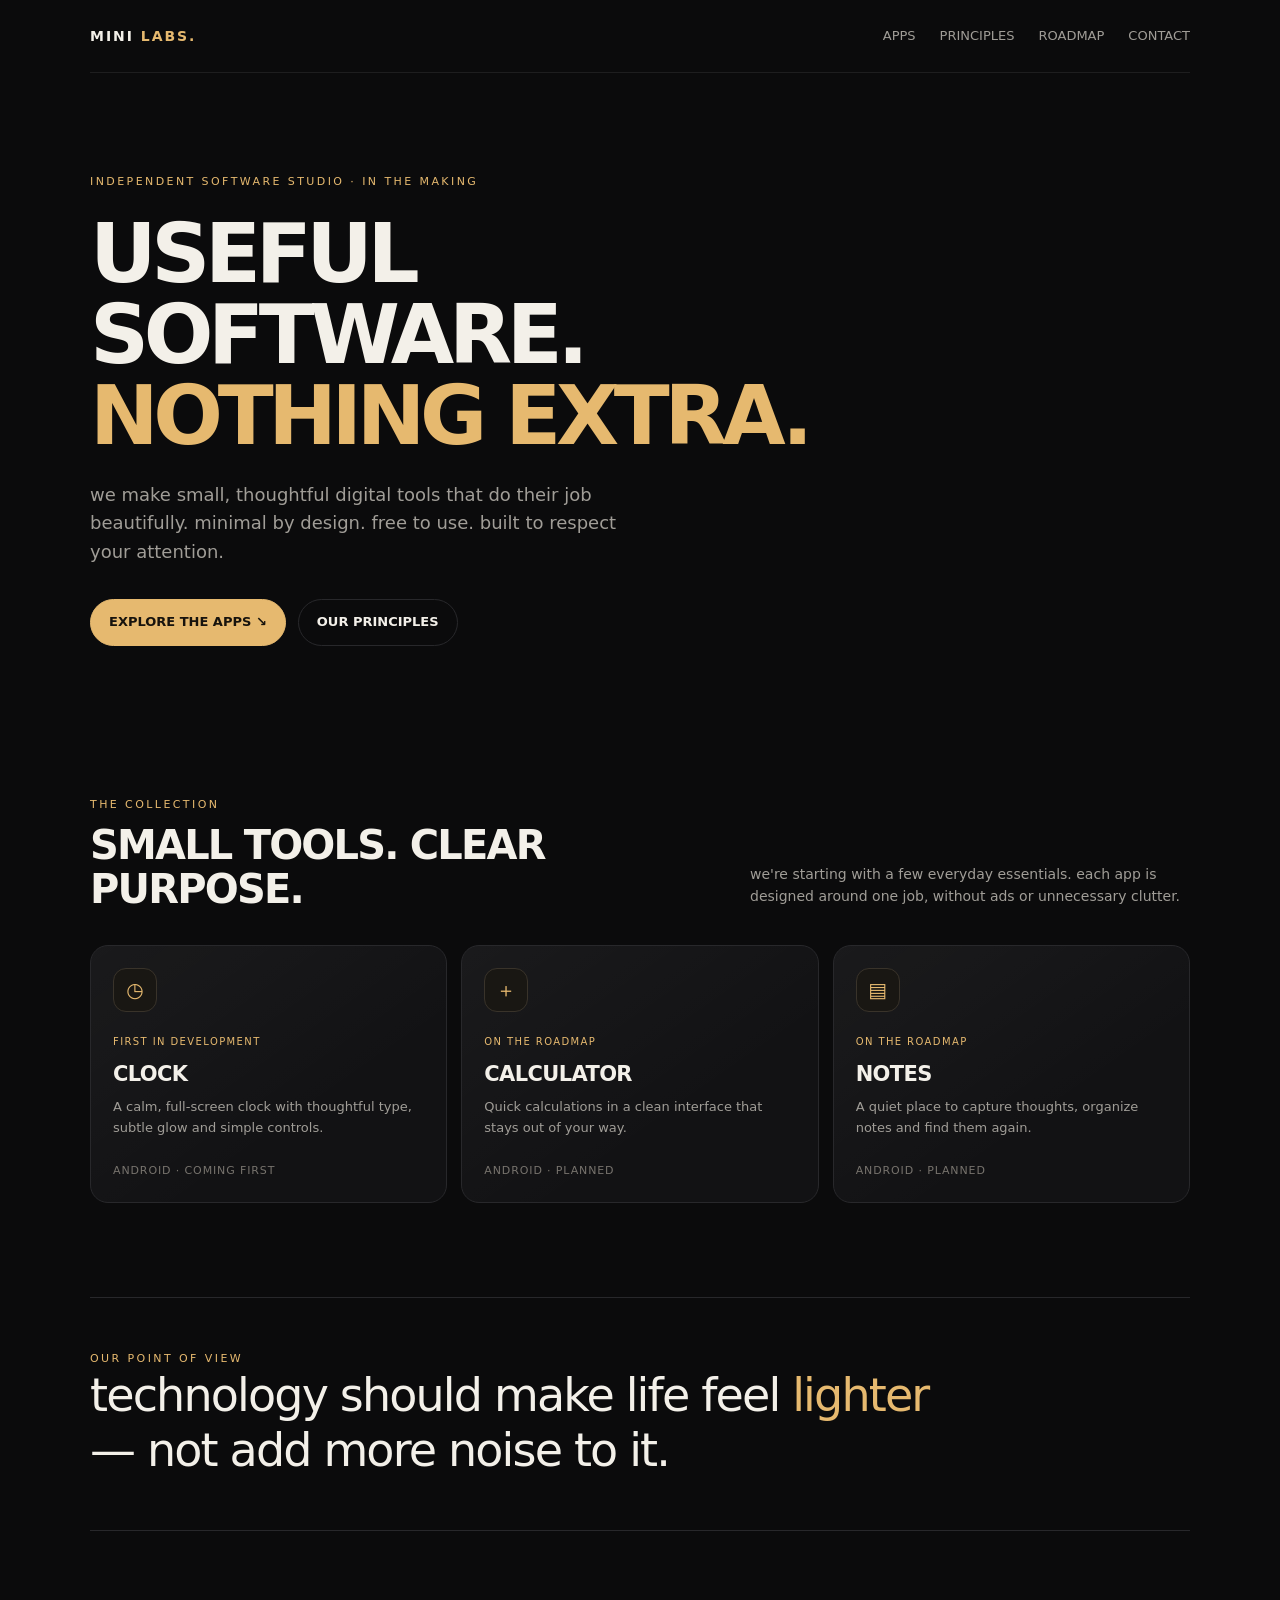
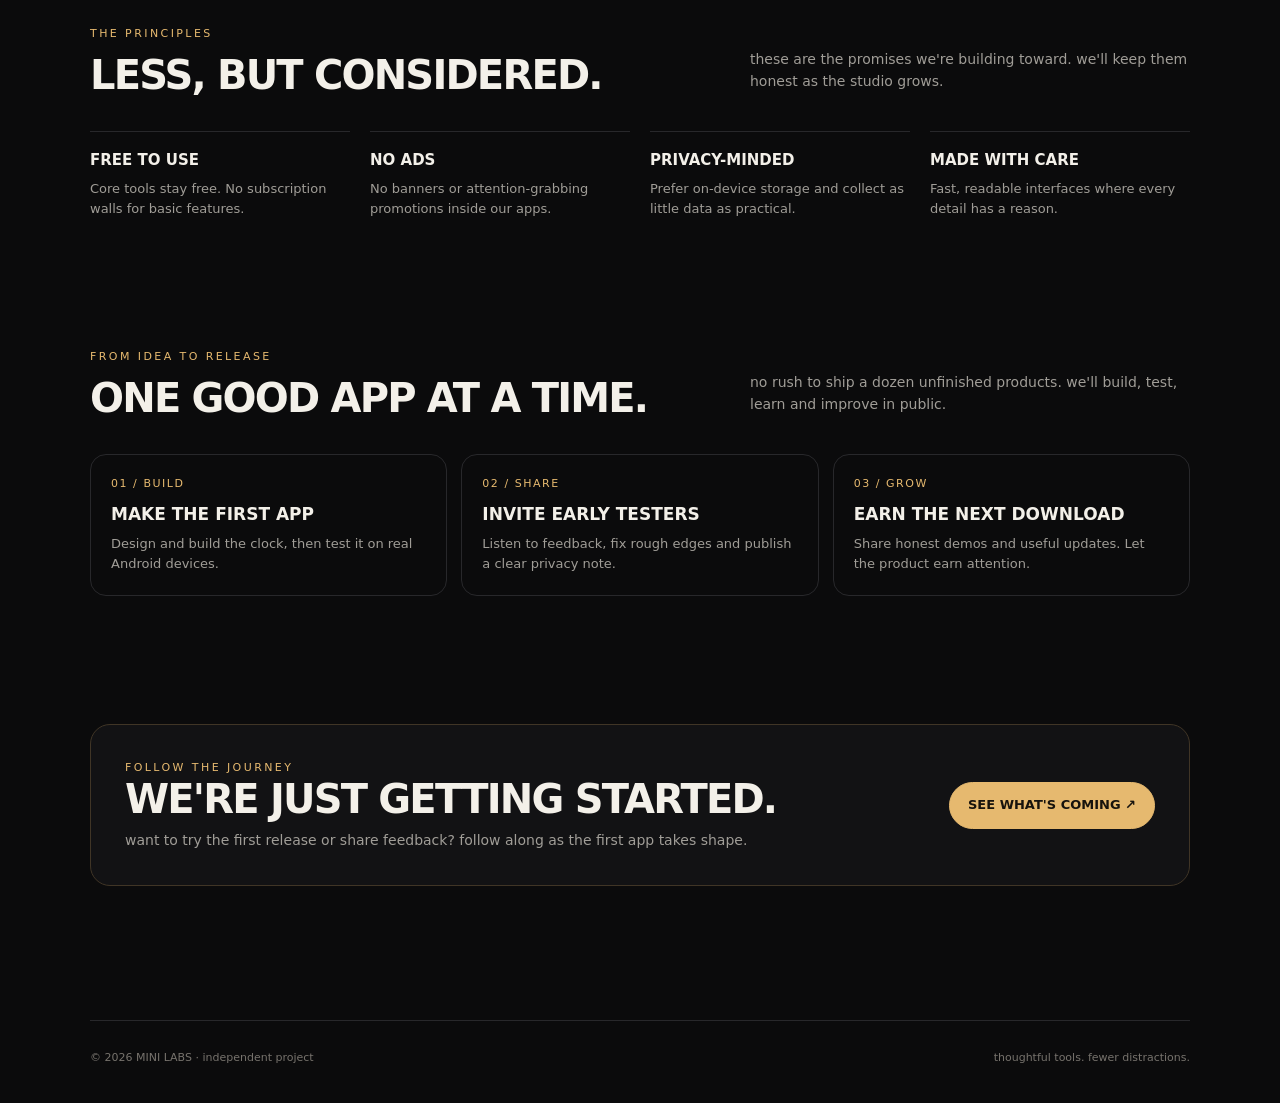
<file: studio-site (1).html>
<!doctype html>
<html lang="en">
<head>
  <meta charset="utf-8">
  <meta name="viewport" content="width=device-width, initial-scale=1">
  <meta name="theme-color" content="#0b0b0c">
  <meta name="description" content="Small, thoughtful software. Minimal Android tools designed to stay out of your way.">
  <title>MINI LABS — Small apps. Less noise.</title>
  <style>
    :root{color-scheme:dark;--bg:#0b0b0c;--panel:#121214;--line:#28282b;--text:#f3f0e9;--muted:#a09d97;--gold:#e6b96f}
    *{box-sizing:border-box}html{scroll-behavior:smooth}body{margin:0;background:var(--bg);color:var(--text);font-family:Inter,ui-sans-serif,system-ui,-apple-system,BlinkMacSystemFont,"Segoe UI",sans-serif;line-height:1.6}a{color:inherit;text-decoration:none}.wrap{width:min(1100px,calc(100% - 40px));margin:auto}.nav{display:flex;align-items:center;justify-content:space-between;padding:25px 0;border-bottom:1px solid rgba(255,255,255,.08)}.wordmark{text-transform:uppercase;font-size:14px;letter-spacing:.14em;font-weight:750}.wordmark span{color:var(--gold)}.navlinks{text-transform:uppercase;display:flex;gap:24px;color:var(--muted);font-size:13px}.navlinks a:hover,.textlink:hover{color:var(--gold)}.hero{padding:100px 0 86px;max-width:800px}.eyebrow{font-size:11px;letter-spacing:.22em;text-transform:uppercase;color:var(--gold)}h1{text-transform:uppercase;font-size:clamp(46px,8vw,82px);letter-spacing:-.065em;line-height:.99;font-weight:600;margin:22px 0 24px}.hero p{max-width:560px;color:var(--muted);font-size:18px}.actions{display:flex;gap:12px;flex-wrap:wrap;margin-top:32px}.btn{display:inline-flex;align-items:center;justify-content:center;border-radius:999px;padding:12px 18px;font-size:13px;font-weight:650;border:1px solid var(--line);transition:transform .2s,border-color .2s}.btn:hover{transform:translateY(-2px);border-color:var(--gold)}.btn.primary{background:var(--gold);color:#17130d;border-color:var(--gold)}.section{padding:64px 0}.sectionhead{display:flex;align-items:end;justify-content:space-between;gap:20px;margin-bottom:24px}.section h2{text-transform:uppercase;font-size:clamp(27px,4vw,40px);letter-spacing:-.045em;line-height:1.1;margin:10px 0}.sectionhead p,.muted{color:var(--muted);font-size:14px;max-width:440px}.grid{display:grid;grid-template-columns:repeat(3,1fr);gap:14px}.product{min-height:255px;border:1px solid var(--line);border-radius:18px;padding:22px;background:linear-gradient(145deg,rgba(255,255,255,.035),transparent 65%),var(--panel);display:flex;flex-direction:column;transition:transform .2s,border-color .2s}.product:hover{transform:translateY(-3px);border-color:#51432e}.appicon{height:44px;width:44px;border:1px solid #39332a;border-radius:13px;display:grid;place-items:center;color:var(--gold);font-size:20px;background:#191713;margin-bottom:22px}.status{font-size:10px;text-transform:uppercase;letter-spacing:.14em;color:var(--gold)}.product h3{text-transform:uppercase;margin:8px 0 5px;font-size:21px;letter-spacing:-.03em}.product p{color:var(--muted);font-size:13px;margin:0}.product .soon{margin-top:auto;padding-top:24px;font-size:11px;color:#77736d;letter-spacing:.08em;text-transform:uppercase}.manifesto{border-top:1px solid var(--line);border-bottom:1px solid var(--line);padding:52px 0;margin:30px 0}.manifesto blockquote{margin:0;max-width:850px;font-size:clamp(27px,4.2vw,46px);line-height:1.2;letter-spacing:-.04em}.manifesto blockquote span{color:var(--gold)}.values{display:grid;grid-template-columns:repeat(4,1fr);gap:20px}.value{border-top:1px solid var(--line);padding-top:16px}.value h3{text-transform:uppercase;font-size:15px;margin:0 0 7px}.value p{font-size:13px;color:var(--muted);margin:0}.roadmap{display:grid;grid-template-columns:repeat(3,1fr);gap:14px}.step{padding:20px;border:1px solid var(--line);border-radius:16px}.num{color:var(--gold);font-size:11px;letter-spacing:.14em}.step h3{text-transform:uppercase;font-size:17px;margin:9px 0 5px}.step p{color:var(--muted);font-size:13px;margin:0}.contact{border:1px solid #403526;border-radius:20px;padding:34px;background:var(--panel);display:flex;justify-content:space-between;align-items:center;gap:24px}.contact h2{text-transform:uppercase;margin:0 0 8px}.contact p{margin:0;color:var(--muted);font-size:14px}.footer{display:flex;justify-content:space-between;gap:20px;padding:28px 0 36px;color:#77736d;font-size:11px;border-top:1px solid var(--line);margin-top:70px}.textlink{color:var(--gold);font-size:13px;white-space:nowrap}::selection{background:var(--gold);color:#17130d}
    @media(max-width:760px){.hero{padding:74px 0 60px}.grid{grid-template-columns:1fr}.product{min-height:210px}.values{grid-template-columns:repeat(2,1fr)}.roadmap{grid-template-columns:1fr}.sectionhead{display:block}.navlinks{gap:12px;font-size:12px}.contact{align-items:flex-start;flex-direction:column}.footer{flex-direction:column}.section{padding:48px 0}}
    @media(max-width:420px){.navlinks a:nth-child(2){display:none}.wrap{width:min(100% - 28px,1100px)}.values{grid-template-columns:1fr}}
  </style>
</head>
<body>
  <header class="wrap nav">
    <a class="wordmark" href="#top" aria-label="MINI LABS home">MINI <span>LABS.</span></a>
    <nav class="navlinks" aria-label="Main navigation"><a href="#apps">Apps</a><a href="#principles">Principles</a><a href="#roadmap">Roadmap</a><a href="#contact">Contact</a></nav>
  </header>
  <main id="top" class="wrap">
    <section class="hero">
      <div class="eyebrow">independent software studio · in the making</div>
      <h1>USEFUL SOFTWARE.<br><span style="color:var(--gold)">NOTHING EXTRA.</span></h1>
      <p>we make small, thoughtful digital tools that do their job beautifully. minimal by design. free to use. built to respect your attention.</p>
      <div class="actions"><a class="btn primary" href="#apps">EXPLORE THE APPS <span aria-hidden="true">&nbsp;↘</span></a><a class="btn" href="#principles">OUR PRINCIPLES</a></div>
    </section>

    <section id="apps" class="section">
      <div class="sectionhead"><div><div class="eyebrow">the collection</div><h2>SMALL TOOLS. CLEAR PURPOSE.</h2></div><p>we're starting with a few everyday essentials. each app is designed around one job, without ads or unnecessary clutter.</p></div>
      <div class="grid">
        <article class="product"><div class="appicon" aria-hidden="true">◷</div><div class="status">First in development</div><h3>CLOCK</h3><p>A calm, full-screen clock with thoughtful type, subtle glow and simple controls.</p><div class="soon">Android · Coming first</div></article>
        <article class="product"><div class="appicon" aria-hidden="true">＋</div><div class="status">On the roadmap</div><h3>CALCULATOR</h3><p>Quick calculations in a clean interface that stays out of your way.</p><div class="soon">Android · Planned</div></article>
        <article class="product"><div class="appicon" aria-hidden="true">▤</div><div class="status">On the roadmap</div><h3>NOTES</h3><p>A quiet place to capture thoughts, organize notes and find them again.</p><div class="soon">Android · Planned</div></article>
      </div>
    </section>

    <section class="manifesto"><div class="eyebrow">our point of view</div><blockquote>technology should make life feel <span>lighter</span> — not add more noise to it.</blockquote></section>

    <section id="principles" class="section">
      <div class="sectionhead"><div><div class="eyebrow">the principles</div><h2>LESS, BUT CONSIDERED.</h2></div><p>these are the promises we're building toward. we'll keep them honest as the studio grows.</p></div>
      <div class="values">
        <div class="value"><h3>FREE TO USE</h3><p>Core tools stay free. No subscription walls for basic features.</p></div>
        <div class="value"><h3>NO ADS</h3><p>No banners or attention-grabbing promotions inside our apps.</p></div>
        <div class="value"><h3>PRIVACY-MINDED</h3><p>Prefer on-device storage and collect as little data as practical.</p></div>
        <div class="value"><h3>MADE WITH CARE</h3><p>Fast, readable interfaces where every detail has a reason.</p></div>
      </div>
    </section>

    <section id="roadmap" class="section">
      <div class="sectionhead"><div><div class="eyebrow">from idea to release</div><h2>ONE GOOD APP AT A TIME.</h2></div><p>no rush to ship a dozen unfinished products. we'll build, test, learn and improve in public.</p></div>
      <div class="roadmap">
        <article class="step"><div class="num">01 / BUILD</div><h3>MAKE THE FIRST APP</h3><p>Design and build the clock, then test it on real Android devices.</p></article>
        <article class="step"><div class="num">02 / SHARE</div><h3>INVITE EARLY TESTERS</h3><p>Listen to feedback, fix rough edges and publish a clear privacy note.</p></article>
        <article class="step"><div class="num">03 / GROW</div><h3>EARN THE NEXT DOWNLOAD</h3><p>Share honest demos and useful updates. Let the product earn attention.</p></article>
      </div>
    </section>

    <section id="contact" class="section">
      <div class="contact"><div><div class="eyebrow">follow the journey</div><h2>WE'RE JUST GETTING STARTED.</h2><p>want to try the first release or share feedback? follow along as the first app takes shape.</p></div><a class="btn primary" href="#apps">SEE WHAT'S COMING ↗</a></div>
    </section>
  </main>
  <footer class="wrap footer"><div>© <span id="year"></span> MINI LABS · independent project</div><div>thoughtful tools. fewer distractions.</div></footer>
  <script>document.getElementById('year').textContent = new Date().getFullYear();</script>
</body>
</html>
</file>
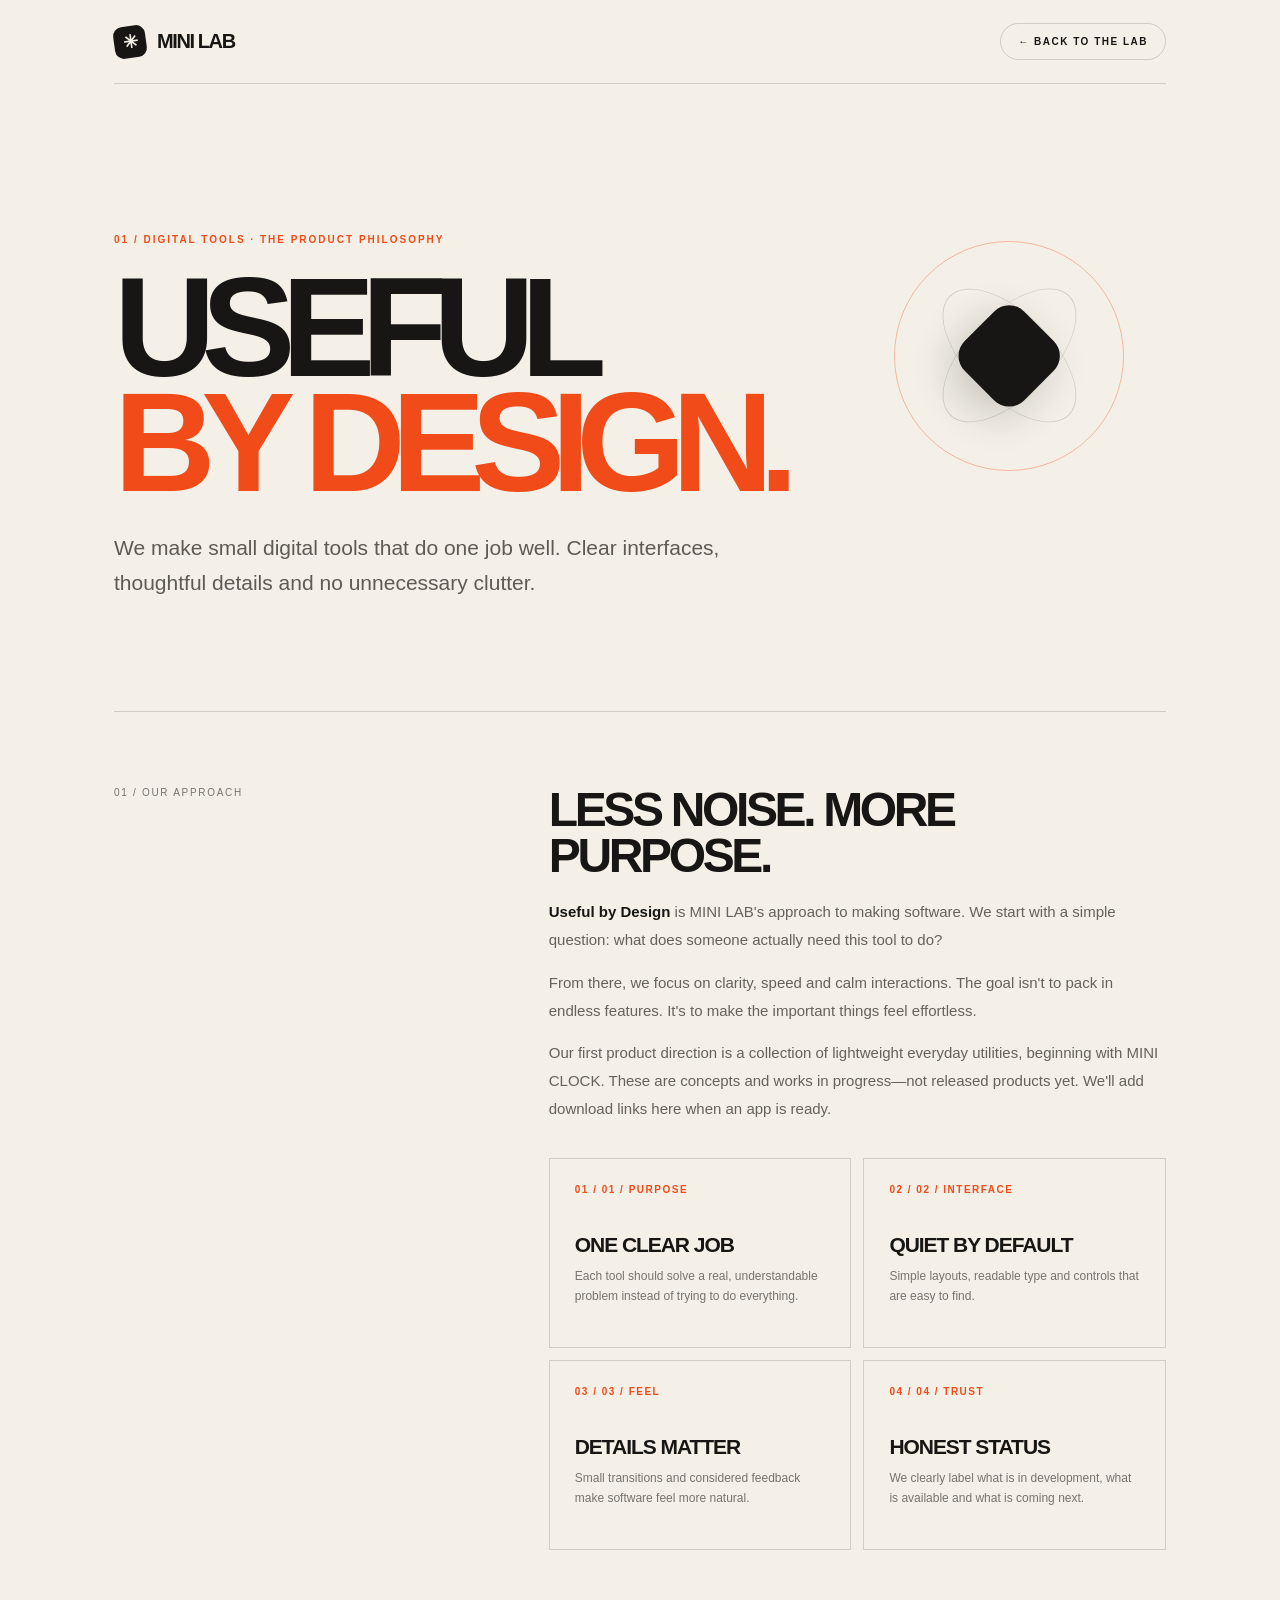
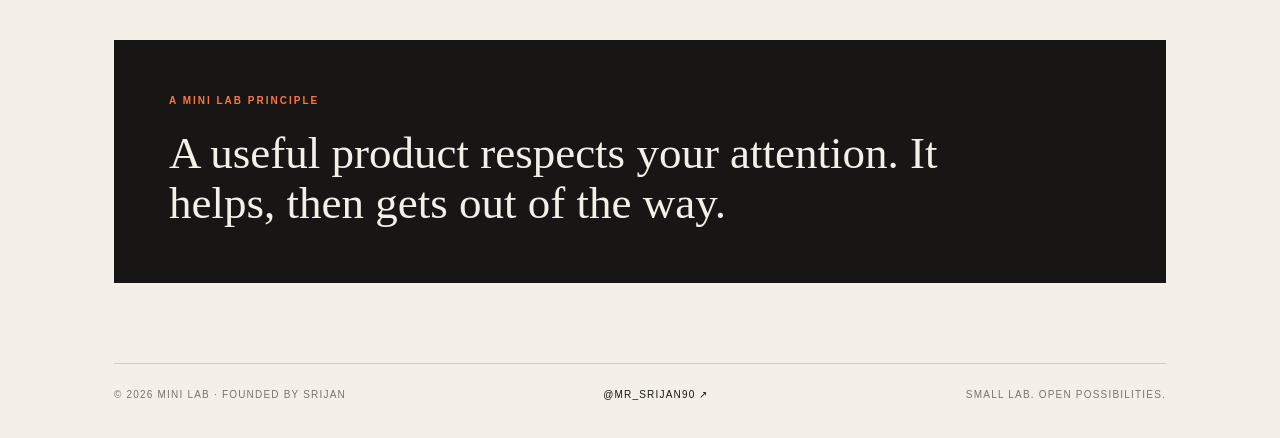
<file: tools.html>
<!doctype html>
<html lang="en"><head><meta charset="utf-8"><meta name="viewport" content="width=device-width,initial-scale=1"><meta name="theme-color" content="#f4f0e8"><meta name="description" content="Useful by Design — MINI LAB by Srijan."><title>Useful by Design — MINI LAB</title><style>
:root{--paper:#f4f0e8;--ink:#171614;--orange:#f04b18;--muted:#77736d;--line:rgba(23,22,20,.16);--serif:Georgia,serif}
*{box-sizing:border-box}html{scroll-behavior:smooth}body{margin:0;background:var(--paper);color:var(--ink);font-family:Arial,Helvetica,sans-serif}a{color:inherit;text-decoration:none}.shell{width:min(1180px,100%);margin:auto;padding:0 5vw}.top{height:84px;display:flex;align-items:center;justify-content:space-between;border-bottom:1px solid var(--line)}.brand{font-size:20px;font-weight:900;letter-spacing:-.07em;display:flex;gap:11px;align-items:center}.mark{width:32px;height:32px;display:grid;place-items:center;background:var(--ink);color:var(--paper);border-radius:9px;font-size:18px;transform:rotate(-8deg)}.back{font-size:10px;letter-spacing:.15em;text-transform:uppercase;font-weight:800;border:1px solid var(--line);padding:12px 17px;border-radius:99px}.eyebrow{font-size:10px;letter-spacing:.2em;text-transform:uppercase;color:var(--orange);font-weight:800}.hero{padding:clamp(75px,12vw,150px) 0 90px;position:relative;border-bottom:1px solid var(--line)}h1{font-size:clamp(58px,11vw,142px);line-height:.82;letter-spacing:-.1em;text-transform:uppercase;max-width:950px;margin:25px 0 30px}h1 span{color:var(--orange)}.lead{font-size:clamp(16px,2vw,21px);line-height:1.65;max-width:650px;color:#5e5a54}.orb{position:absolute;right:4%;top:25%;width:clamp(110px,19vw,230px);aspect-ratio:1;border:1px solid rgba(240,75,24,.35);border-radius:50%;display:grid;place-items:center;animation:float 7s ease-in-out infinite}.orb:before,.orb:after{content:"";position:absolute;inset:13%;border:1px solid var(--line);border-radius:50%;transform:rotate(45deg) scaleY(.5)}.orb:after{transform:rotate(-45deg) scaleY(.5)}.orb b{width:37%;aspect-ratio:1;background:var(--ink);border-radius:25%;display:block;transform:rotate(45deg);box-shadow:0 15px 40px #17161430}.content{padding:75px 0;display:grid;grid-template-columns:.7fr 1.3fr;gap:8vw}.side{font-size:10px;letter-spacing:.17em;text-transform:uppercase;color:var(--muted)}h2{font-size:clamp(30px,4vw,48px);letter-spacing:-.07em;text-transform:uppercase;line-height:.95;margin:0 0 20px}.copy{font-size:15px;line-height:1.85;color:#666159;max-width:700px}.copy strong{color:var(--ink)}.grid{display:grid;grid-template-columns:repeat(2,1fr);gap:12px;margin-top:35px}.tile{border:1px solid var(--line);padding:25px;min-height:190px}.num{color:var(--orange);font-size:10px;letter-spacing:.15em;font-weight:800}.tile h3{font-size:21px;letter-spacing:-.05em;text-transform:uppercase;margin:38px 0 9px}.tile p{font-size:12px;line-height:1.7;color:var(--muted);margin:0}.note{margin:15px 0 80px;padding:clamp(28px,5vw,55px);background:var(--ink);color:var(--paper)}.note .eyebrow{color:#ff7541}.note p{font:clamp(25px,4vw,45px)/1.12 Georgia,serif;max-width:800px;margin:22px 0 0}.footer{padding:25px 0 38px;border-top:1px solid var(--line);display:flex;justify-content:space-between;gap:15px;flex-wrap:wrap;color:var(--muted);font-size:10px;letter-spacing:.12em;text-transform:uppercase}.footer a{color:var(--ink)}@keyframes float{50%{transform:translateY(-14px) rotate(8deg)}}@media(max-width:700px){.orb{opacity:.35;right:2%;top:18%}.content{grid-template-columns:1fr;gap:20px}.grid{grid-template-columns:1fr}.hero{padding-top:85px}.footer{flex-direction:column}}</style></head>
<body>
<div class="shell"><header class="top"><a class="brand" href="index.html"><span class="mark">✳</span> MINI LAB</a><a class="back" href="index.html#work">← Back to the lab</a></header>
<main><section class="hero"><div class="eyebrow">01 / Digital tools · The product philosophy</div><h1>USEFUL<br><span>BY DESIGN.</span></h1><p class="lead">We make small digital tools that do one job well. Clear interfaces, thoughtful details and no unnecessary clutter.</p><div class="orb" aria-hidden="true"><b></b></div></section>
<section class="content"><div class="side">01 / Our approach</div><div><h2>Less noise. More purpose.</h2><div class="copy"><p><strong>Useful by Design</strong> is MINI LAB's approach to making software. We start with a simple question: what does someone actually need this tool to do?</p><p>From there, we focus on clarity, speed and calm interactions. The goal isn't to pack in endless features. It's to make the important things feel effortless.</p><p>Our first product direction is a collection of lightweight everyday utilities, beginning with MINI CLOCK. These are concepts and works in progress—not released products yet. We'll add download links here when an app is ready.</p></div><div class="grid"><article class="tile"><div class="num">01 / 01 / PURPOSE</div><h3>One clear job</h3><p>Each tool should solve a real, understandable problem instead of trying to do everything.</p></article><article class="tile"><div class="num">02 / 02 / INTERFACE</div><h3>Quiet by default</h3><p>Simple layouts, readable type and controls that are easy to find.</p></article><article class="tile"><div class="num">03 / 03 / FEEL</div><h3>Details matter</h3><p>Small transitions and considered feedback make software feel more natural.</p></article><article class="tile"><div class="num">04 / 04 / TRUST</div><h3>Honest status</h3><p>We clearly label what is in development, what is available and what is coming next.</p></article></div></div></section>
<section class="note"><div class="eyebrow">A MINI LAB principle</div><p>A useful product respects your attention. It helps, then gets out of the way.</p></section></main>
<footer class="footer"><span>© 2026 MINI LAB · Founded by Srijan</span><a href="https://instagram.com/mr_srijan90" target="_blank" rel="noopener">@mr_srijan90 ↗</a><span>Small lab. Open possibilities.</span></footer></div></body></html>
</file>
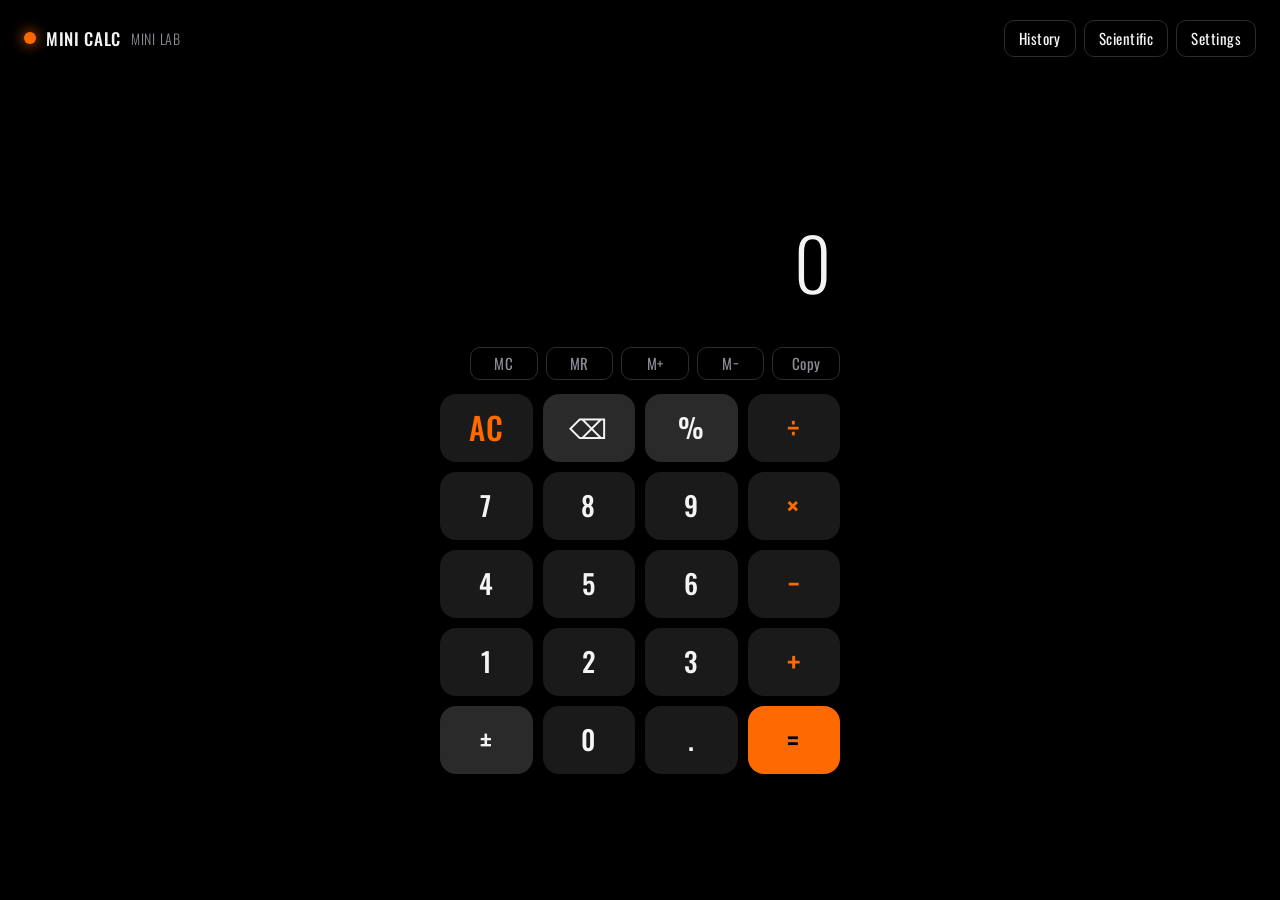
<file: downloads/mini-calc.html>
<!DOCTYPE html>
<html lang="en">
<head>
<meta charset="utf-8">
<meta name="viewport" content="width=device-width, initial-scale=1, viewport-fit=cover">
<title>MINI CALC · MINI LAB</title>
<meta name="theme-color" content="#000000">
<link rel="preconnect" href="https://fonts.googleapis.com">
<link rel="stylesheet" href="https://fonts.googleapis.com/css2?family=Oswald:wght@300;500&display=swap">
<style>
:root{--acc:#FF6A00;--ff:'Oswald','Arial Narrow','Roboto Condensed',Impact,sans-serif;--kh:clamp(52px,8.6vh,68px);color-scheme:dark}
[data-theme=dark]{--bg:#000;--fg:#F4F4F5;--mut:#8B8E95;--pan:#141517;--line:#2B2D31;--key:#1A1A1A;--key2:#2A2A2A}
[data-theme=light]{--bg:#F1F3F5;--fg:#15171A;--mut:#666B74;--pan:#fff;--line:#D8DCE1;--key:#fff;--key2:#E2E6EB;color-scheme:light}
*{box-sizing:border-box;margin:0}
html,body{height:100%}
body{background:var(--bg);color:var(--fg);font:15px/1.4 var(--ff);overflow:hidden;transition:background .4s,color .4s}
#app{height:100%;display:flex;flex-direction:column;padding:env(safe-area-inset-top) env(safe-area-inset-right) env(safe-area-inset-bottom) env(safe-area-inset-left)}
header{display:flex;justify-content:space-between;align-items:center;padding:20px 24px}
.brand{display:flex;align-items:center;gap:10px;font-weight:500;letter-spacing:.04em;font-size:17px}
.brand i{width:12px;height:12px;border-radius:50%;background:var(--acc);box-shadow:0 0 14px var(--acc)}
.brand small{color:var(--mut);font-weight:300}
.btns{display:flex;gap:8px}
button,select{font:inherit;color:var(--fg);background:transparent;border:1px solid var(--line);border-radius:10px;padding:7px 14px;cursor:pointer;letter-spacing:.03em}
button:hover{border-color:var(--acc)}
button[aria-pressed=true]{background:var(--acc);border-color:var(--acc);color:#000;font-weight:500}
:focus-visible{outline:2px solid var(--acc);outline-offset:2px}
main{flex:1;display:flex;justify-content:center;padding:0 16px 20px;overflow:auto}
.calc{width:100%;max-width:400px;display:flex;flex-direction:column;gap:14px;margin:auto}
body.sci .calc{max-width:780px}
.disp{padding:4px 8px 0;text-align:right;min-height:150px;display:flex;flex-direction:column;justify-content:flex-end}
#prev{color:var(--mut);font-size:20px;min-height:28px;overflow:hidden;white-space:nowrap;text-overflow:ellipsis;direction:rtl}
#cur{font-weight:300;font-size:72px;line-height:1.1;white-space:nowrap;overflow:hidden;font-variant-numeric:tabular-nums;letter-spacing:.01em}
#pre{color:var(--acc);font-size:22px;min-height:32px;overflow:hidden;white-space:nowrap}
.mem{display:flex;gap:8px;align-items:center}
.mem button{flex:1;padding:5px;font-size:15px;color:var(--mut);border-radius:10px}
#mi{width:22px;color:var(--acc);font-weight:500;text-align:center}
.keys{display:grid;gap:10px}
body.sci .keys{grid-template-columns:1fr 1fr}
.pad{display:grid;grid-template-columns:repeat(4,1fr);gap:10px}
#sci{display:none}body.sci #sci{display:grid}
.k{height:var(--kh);border-radius:16px;border:1px solid transparent;background:var(--key);color:var(--fg);font-size:27px;font-weight:500;padding:0;transition:transform .08s,filter .15s}
[data-theme=light] .k{border-color:var(--line)}
.k:hover{filter:brightness(1.18);border-color:transparent}
.k:active{transform:scale(.95)}
.k.fn{background:var(--key2)}
.k.op,.k.ac{color:var(--acc);font-size:31px}
.k.eq{background:var(--acc);color:#000;font-size:32px}
#sci .k{font-size:20px;background:var(--key2)}
aside{position:fixed;top:0;right:0;bottom:0;width:min(360px,100%);background:var(--pan);border-left:1px solid var(--line);padding:22px;overflow:auto;transform:translateX(100%);transition:transform .3s;z-index:5;visibility:hidden}
aside.open{transform:none;visibility:visible}
aside h2{font-size:20px;font-weight:500;display:flex;justify-content:space-between;align-items:center;margin-bottom:18px;gap:8px}
aside h2 span{display:flex;gap:8px}
.f{margin-bottom:18px}
.l{display:block;color:var(--mut);font-size:14px;margin-bottom:8px}
.seg{display:flex;gap:6px}.seg button{flex:1}
.sw{display:flex;gap:10px}
.sw button{width:32px;height:32px;padding:0;border-radius:50%;border:2px solid transparent}
.sw button[aria-pressed=true]{border-color:var(--fg);background-clip:padding-box}
.tg{display:flex;justify-content:space-between;align-items:center;padding:10px 0;border-top:1px solid var(--line)}
.tg input{appearance:none;width:42px;height:24px;border-radius:12px;background:var(--line);position:relative;cursor:pointer;transition:background .2s}
.tg input::after{content:"";position:absolute;top:3px;left:3px;width:18px;height:18px;border-radius:50%;background:#fff;transition:transform .2s}
.tg input:checked{background:var(--acc)}
.tg input:checked::after{transform:translateX(18px)}
.hint{color:var(--mut);font-size:13px;margin-top:12px}
.h{display:flex;flex-direction:column;align-items:flex-end;width:100%;border:0;border-bottom:1px solid var(--line);border-radius:0;padding:12px 4px}
.h span{color:var(--mut);font-size:15px;max-width:100%;overflow:hidden;text-overflow:ellipsis;white-space:nowrap}
.h b{font-size:26px;font-weight:300}
@media(max-width:700px){body.sci .keys{grid-template-columns:1fr}body.sci{--kh:46px}header{padding:14px}.brand small{display:none}#cur{font-size:60px}}
@media(prefers-reduced-motion:reduce){*{transition:none!important}}
</style>
</head>
<body data-theme="dark">
<div id="app">
  <header>
    <div class="brand"><i></i>MINI CALC <small>MINI LAB</small></div>
    <div class="btns">
      <button id="hb" aria-label="Open history">History</button>
      <button id="sb" aria-pressed="false" aria-label="Toggle scientific keys">Scientific</button>
      <button id="gb" aria-label="Open settings">Settings</button>
    </div>
  </header>
  <main>
    <div class="calc">
      <section class="disp">
        <div id="prev"></div>
        <div id="cur" role="status" aria-live="polite">0</div>
        <div id="pre"></div>
      </section>
      <div class="mem"><span id="mi"></span>
        <button data-m="mc">MC</button><button data-m="mr">MR</button><button data-m="m+">M+</button><button data-m="m-">M−</button>
        <button id="cp">Copy</button></div>
      <div class="keys"><div class="pad" id="sci"></div><div class="pad" id="std"></div></div>
    </div>
  </main>
</div>

<aside id="hist" aria-label="History">
  <h2>History <span><button id="hc">Clear</button><button class="cl">Close</button></span></h2>
  <div id="hl"></div>
</aside>
<aside id="set" aria-label="Settings">
  <h2>Settings <button class="cl">Close</button></h2>
  <div class="f"><span class="l">Theme</span><div class="seg" id="ts"></div></div>
  <div class="f"><span class="l">Accent colour</span><div class="sw" id="sw"></div></div>
  <label class="tg"><span>Thousands separators</span><input type="checkbox" id="sp"></label>
  <p class="hint">Keyboard: digits and operators, Enter to calculate, Backspace to delete, Esc to clear, T to switch theme. You can also paste a calculation.</p>
</aside>

<script>
(()=>{
const $=s=>document.querySelector(s);
const D={theme:'dark',acc:'#FF6A00',sci:false,deg:true,sep:true,hist:[],mem:0};
let S={...D};
try{Object.assign(S,JSON.parse(localStorage.getItem('minicalc')||'{}'))}catch(e){}
const save=()=>{try{localStorage.setItem('minicalc',JSON.stringify(S))}catch(e){}};
let expr='',prev='',justEval=false;

const N=d=>[d,'n',d],O=(l,v)=>[l,'o',v||l,'op'];
const STD=[['AC','ac','','ac'],['⌫','bs','','fn'],['%','%','%','fn'],O('÷'),N('7'),N('8'),N('9'),O('×'),N('4'),N('5'),N('6'),O('−'),N('1'),N('2'),N('3'),O('+'),['±','pm','','fn'],N('0'),N('.'),['=','eq','','eq']];
const SCI=[['sin','f','sin('],['cos','f','cos('],['tan','f','tan('],['π','f','π'],['asin','f','asin('],['acos','f','acos('],['atan','f','atan('],['e','f','e'],['ln','f','ln('],['log','f','log('],['√','f','√('],['10ˣ','f','10^('],['x²','sq'],['xʸ','o','^'],['n!','!','!'],['deg','deg'],['(','('],[')',')'],['1/x','inv'],['abs','f','abs(']];
function mk(list,host){list.forEach(([t,a,v,c])=>{const b=document.createElement('button');b.className='k '+(c||'');b.textContent=t;b.dataset.a=a;
  b.setAttribute('aria-label',{'⌫':'Delete','÷':'Divide','×':'Multiply','−':'Subtract','+':'Add','=':'Equals','±':'Plus or minus','AC':'All clear'}[t]||t);
  b.onclick=()=>{press(a,v);render()};host.appendChild(b)})}
mk(STD,$('#std'));mk(SCI,$('#sci'));

// ---------- input logic
const last=()=>expr.slice(-1),isVal=c=>/[\dπe)!%]/.test(c);
const opens=()=>(expr.match(/\(/g)||[]).length-(expr.match(/\)/g)||[]).length;
function fresh(){if(justEval){expr='';prev='';justEval=false}}
function num(c){
  fresh();
  const seg=expr.match(/\d*\.?\d*$/)[0];
  if(c==='.'){if(seg.includes('.'))return;if(!seg){if(isVal(last()))expr+='×';expr+='0.'}else expr+='.';return}
  if(seg.replace('.','').length>=15)return;
  if(seg==='0')expr=expr.slice(0,-1)+c;else{if(!seg&&isVal(last()))expr+='×';expr+=c}
}
function op(c){
  justEval=false;const l=last(),ops='+−×÷^';
  if(!expr){if(c==='−')expr='−';return}
  if(expr==='−')return;
  if(l==='('){if(c==='−')expr+=c;return}
  if(ops.includes(l)){
    if(c==='−'&&'×÷^'.includes(l))expr+=c;
    else if(expr.length>1&&ops.includes(expr.slice(-2,-1)))expr=expr.slice(0,-2)+c;
    else expr=expr.slice(0,-1)+c;return}
  expr+=c;
}
function fn(c){fresh();if(/^\d/.test(c)&&isVal(last()))expr+='×';expr+=c}
function press(a,v){
  switch(a){
    case 'n':num(v);break;
    case 'o':op(v);break;
    case 'f':fn(v);break;
    case '(':fresh();expr+='(';break;
    case ')':if(opens()>0&&isVal(last()))expr+=')';break;
    case '%':case '!':if(isVal(last())&&last()!=='%'){justEval=false;expr+=a}break;
    case 'sq':if(isVal(last())){justEval=false;expr+='^2'}break;
    case 'inv':if(expr){expr='1÷('+expr+')';justEval=false}break;
    case 'deg':S.deg=!S.deg;save();break;
    case 'ac':expr='';prev='';justEval=false;break;
    case 'bs':if(justEval){prev='';justEval=false}
      expr=expr.replace(/(asin\(|acos\(|atan\(|sin\(|cos\(|tan\(|ln\(|log\(|abs\(|√\(|.)$/,'');break;
    case 'pm':
      if(justEval){expr=expr.startsWith('−')?expr.slice(1):'−'+expr;break}
      expr=expr.replace(/(^|[+−×÷^(])(−?)(\d+\.?\d*)$/,(m,a,neg,n)=>neg?a+n:a==='−'?'+'+n:a==='+'?'−'+n:a+'−'+n);break;
    case 'eq':equals();break;
  }
}
function equals(){
  if(!expr)return;
  const v=ev(expr);
  if(!isFinite(v)){const c=$('#cur');c.textContent='Error';$('#pre').textContent='Check the calculation';setTimeout(render,1100);return}
  const r=fmt(v),b=balance(expr);
  if(r!==b){S.hist.unshift({e:b,r});S.hist=S.hist.slice(0,50);save()}
  prev=b+' =';expr=r;justEval=true;
}
const balance=e=>e+')'.repeat(Math.max(0,(e.match(/\(/g)||[]).length-(e.match(/\)/g)||[]).length));
function fmt(v){
  if(Math.abs(v)<1e-12)v=0;
  let s=String(parseFloat(v.toPrecision(12)));
  if(s.includes('e')){const[m,x]=s.split('e');s=m+'×10^'+x.replace('+','')}
  return s.replace(/-/g,'−');
}

// ---------- evaluator (no eval)
function ev(e){
  try{
    const t=balance(e).replace(/-/g,'−').match(/\d+\.?\d*|\.\d+|[a-z]+|[π√+−×÷^%!()]/g)||[];
    let i=0;const peek=()=>t[i],next=()=>t[i++];
    const rad=x=>S.deg?x*Math.PI/180:x,deg=x=>S.deg?x*180/Math.PI:x;
    const F={sin:x=>Math.sin(rad(x)),cos:x=>Math.cos(rad(x)),tan:x=>Math.tan(rad(x)),asin:x=>deg(Math.asin(x)),acos:x=>deg(Math.acos(x)),atan:x=>deg(Math.atan(x)),ln:Math.log,log:Math.log10,abs:Math.abs};
    const fact=n=>{if(n<0||n%1||n>170)return NaN;let r=1;for(let k=2;k<=n;k++)r*=k;return r};
    const starts=p=>p&&(/^[\d.a-zπ]/.test(p)||p==='('||p==='√');
    function primary(){
      const x=next();if(x===undefined)throw 1;
      if(/^[\d.]/.test(x))return{v:parseFloat(x)};
      if(x==='π')return{v:Math.PI};
      if(x==='e')return{v:Math.E};
      if(x==='√')return{v:Math.sqrt(primary().v)};
      if(x==='('){const a=expr();if(peek()===')')next();return{v:a.v}}
      if(F[x]){if(next()!=='(')throw 1;const a=expr();if(peek()===')')next();return{v:F[x](a.v)}}
      throw 1;
    }
    function postfix(){let a=primary();for(;;){const p=peek();
      if(p==='%'){next();a={v:a.v/100,pct:true}}else if(p==='!'){next();a={v:fact(a.v)}}else return a}}
    function power(){const b=postfix();if(peek()==='^'){next();return{v:Math.pow(b.v,unary().v)}}return b}
    function unary(){const p=peek();if(p==='−'){next();return{v:-unary().v}}if(p==='+'){next();return unary()}return power()}
    function term(){let a=unary();
      for(;;){const p=peek();
        if(p==='×'||p==='÷'){next();const r=unary();a={v:p==='×'?a.v*r.v:a.v/r.v}}
        else if(starts(p)){a={v:a.v*power().v}}
        else return a}}
    function expr(){let a=term();
      while(peek()==='+'||peek()==='−'){const p=next(),r=term(),b=r.pct?a.v*r.v:r.v;a={v:p==='+'?a.v+b:a.v-b}}
      return a}
    const out=expr();if(i<t.length)throw 1;return out.v;
  }catch(err){return NaN}
}

// ---------- rendering
const disp=s=>s.replace(/(\d+)(\.\d*)?/g,(m,a,b)=>(S.sep?a.replace(/\B(?=(\d{3})+(?!\d))/g,','):a)+(b||''));
function render(){
  $('#prev').textContent=disp(prev);
  const c=$('#cur');c.textContent=disp(expr)||'0';
  let s=72;const base=innerWidth<=700?60:72;s=base;c.style.fontSize=s+'px';
  while(c.scrollWidth>c.clientWidth&&s>24){s-=3;c.style.fontSize=s+'px'}
  const v=expr&&!justEval?ev(expr):NaN;
  $('#pre').textContent=isFinite(v)&&fmt(v)!==balance(expr)?'= '+disp(fmt(v)):'';
  $('#mi').textContent=S.mem?'M':'';
  const d=document.querySelector('[data-a=deg]');if(d)d.textContent=S.deg?'deg':'rad';
}
function apply(){
  const th=S.theme==='auto'?(matchMedia('(prefers-color-scheme: dark)').matches?'dark':'light'):S.theme;
  document.body.dataset.theme=th;document.documentElement.style.setProperty('--acc',S.acc);
  document.querySelector('meta[name=theme-color]').content=th==='dark'?'#000000':'#F1F3F5';
  document.body.classList.toggle('sci',S.sci);$('#sb').setAttribute('aria-pressed',S.sci);
  document.querySelectorAll('#ts button').forEach(b=>b.setAttribute('aria-pressed',b.dataset.v===S.theme));
  document.querySelectorAll('#sw button').forEach(b=>b.setAttribute('aria-pressed',b.dataset.c===S.acc));
  $('#sp').checked=S.sep;render();
}
matchMedia('(prefers-color-scheme: dark)').onchange=apply;
[['dark','Dark'],['light','Light'],['auto','Auto']].forEach(([v,t])=>{const b=document.createElement('button');b.textContent=t;b.dataset.v=v;
  b.onclick=()=>{S.theme=v;save();apply()};$('#ts').appendChild(b)});
[['#FF6A00','Orange'],['#FFB000','Amber'],['#FF3B30','Red'],['#00C2A8','Teal'],['#4C8DFF','Blue']].forEach(([c,n])=>{const b=document.createElement('button');
  b.style.background=c;b.title=n;b.setAttribute('aria-label',n);b.dataset.c=c;b.onclick=()=>{S.acc=c;save();apply()};$('#sw').appendChild(b)});
$('#sp').onchange=e=>{S.sep=e.target.checked;save();render();rh()};
$('#sb').onclick=()=>{S.sci=!S.sci;save();apply()};

// memory + copy
document.querySelectorAll('[data-m]').forEach(b=>b.onclick=()=>{
  const m=b.dataset.m,v=expr?ev(expr):0;
  if(m==='mc')S.mem=0;
  else if(m==='mr'){if(S.mem){fresh();if(isVal(last()))expr+='×';expr+=fmt(S.mem)}}
  else if(isFinite(v)){S.mem=parseFloat(((S.mem||0)+(m==='m+'?v:-v)).toPrecision(12))}
  save();render()});
$('#cp').onclick=async()=>{
  const v=ev(expr),t=isFinite(v)?fmt(v).replace(/−/g,'-'):'';
  try{await navigator.clipboard.writeText(t);$('#cp').textContent='Copied'}catch(e){$('#cp').textContent='Not allowed'}
  setTimeout(()=>$('#cp').textContent='Copy',1200)};

// panels + history
const hist=$('#hist'),set=$('#set');
const closeAll=()=>{hist.classList.remove('open');set.classList.remove('open')};
$('#hb').onclick=()=>{set.classList.remove('open');rh();hist.classList.toggle('open')};
$('#gb').onclick=()=>{hist.classList.remove('open');set.classList.toggle('open')};
document.querySelectorAll('.cl').forEach(b=>b.onclick=closeAll);
$('#hc').onclick=()=>{S.hist=[];save();rh()};
function rh(){const l=$('#hl');l.innerHTML=S.hist.length?'':'<p class="hint">Calculations you finish with = appear here.</p>';
  S.hist.forEach(h=>{const b=document.createElement('button');b.className='h';b.innerHTML='<span></span><b></b>';
    b.children[0].textContent=disp(h.e)+' =';b.children[1].textContent=disp(h.r);
    b.onclick=()=>{expr=h.r;prev=h.e+' =';justEval=true;closeAll();render()};l.appendChild(b)})}
document.querySelector('main').addEventListener('click',closeAll);

// keyboard + paste
function key(k){
  if(/^\d$/.test(k))num(k);
  else if(k==='.'||k===',')num('.');
  else if(k==='+')op('+');
  else if(k==='-'||k==='−')op('−');
  else if(k==='*'||k==='x'||k==='×')op('×');
  else if(k==='/'||k==='÷')op('÷');
  else if(k==='^')op('^');
  else if(k==='('||k===')')press(k);
  else if(k==='%'||k==='!')press(k);
  else if(k==='='||k==='Enter')equals();
  else if(k==='Backspace')press('bs');
  else return false;
  return true;
}
addEventListener('keydown',e=>{
  if(e.ctrlKey||e.metaKey||e.altKey)return;
  if(e.key==='Escape'){if(hist.classList.contains('open')||set.classList.contains('open'))closeAll();else press('ac');render();return}
  if(e.key==='t'||e.key==='T'){S.theme=document.body.dataset.theme==='dark'?'light':'dark';save();apply();return}
  if(key(e.key)){e.preventDefault();render()}
});
addEventListener('paste',e=>{const t=(e.clipboardData&&e.clipboardData.getData('text')||'').trim().slice(0,60);
  for(const ch of t)if(ch!=='='&&ch!=='\n')key(ch);render()});
addEventListener('resize',render);

apply();
})();
</script>
</body>
</html>
</file>
